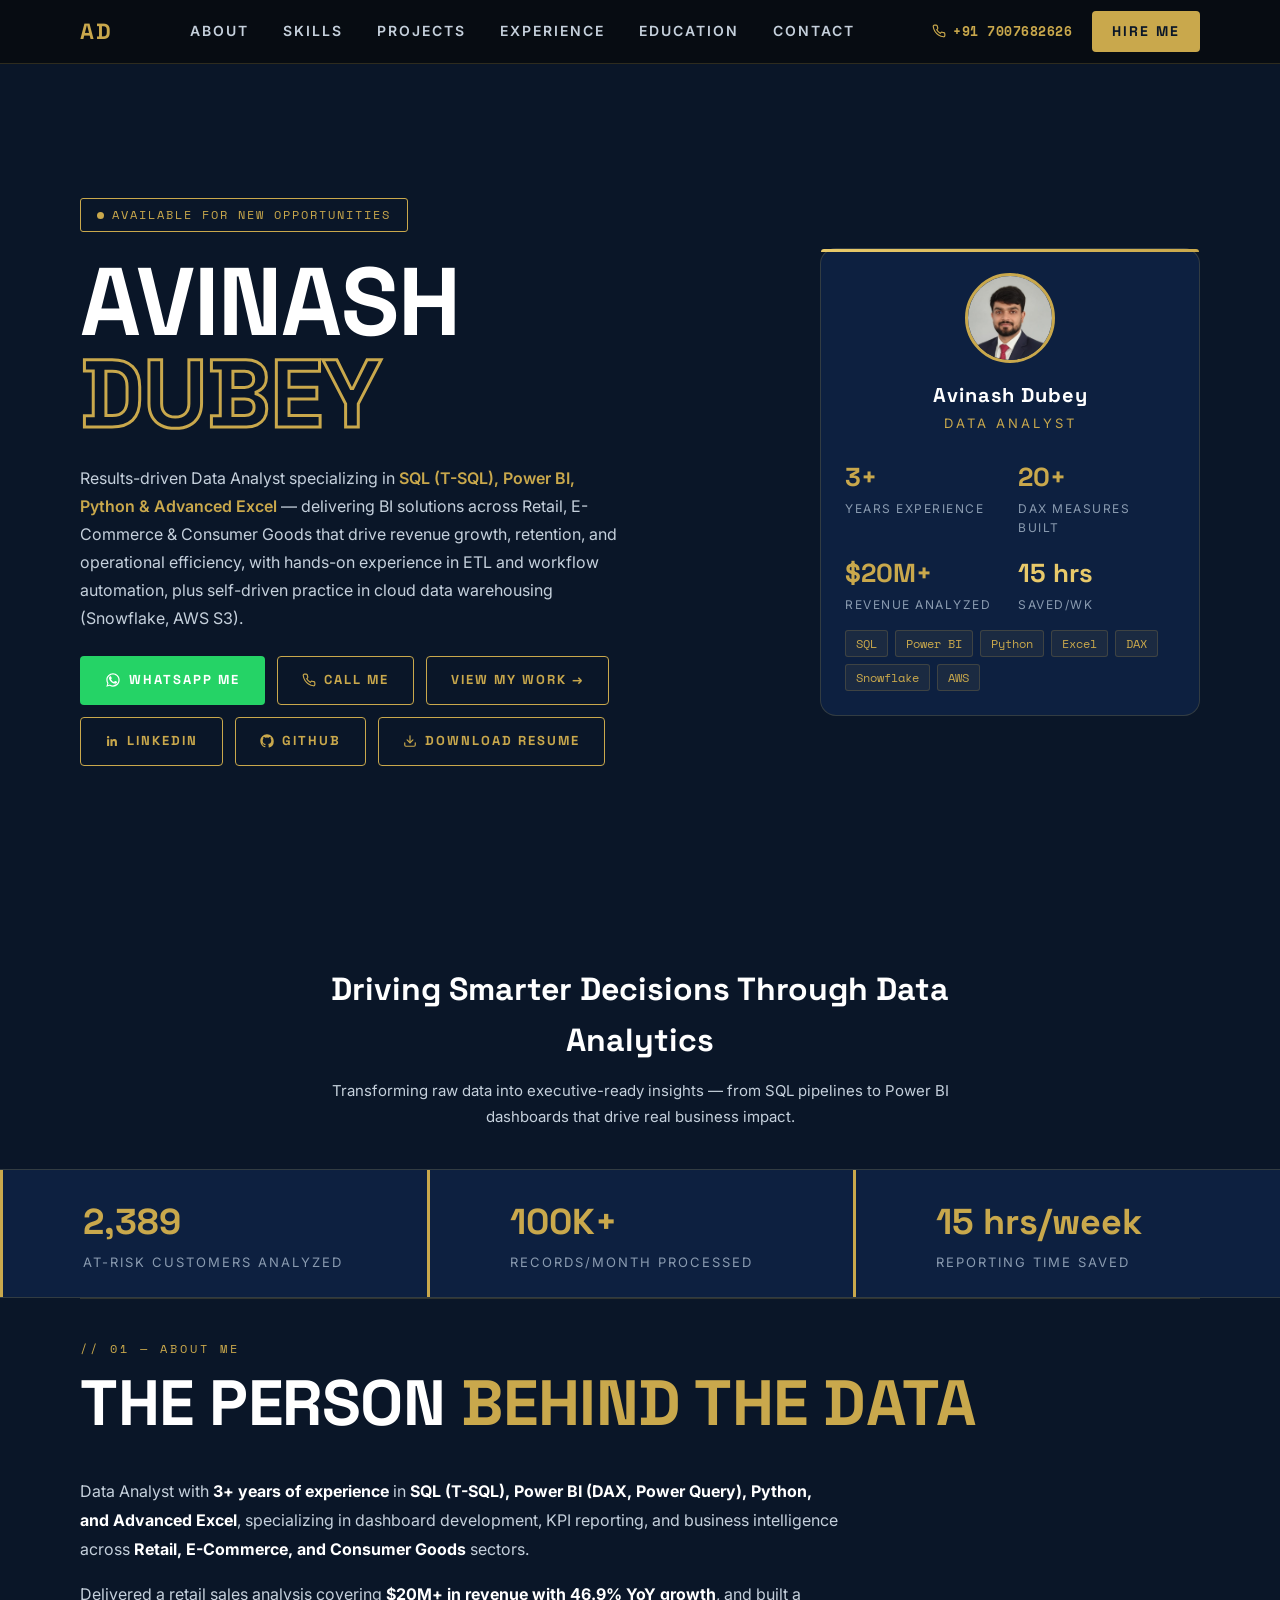
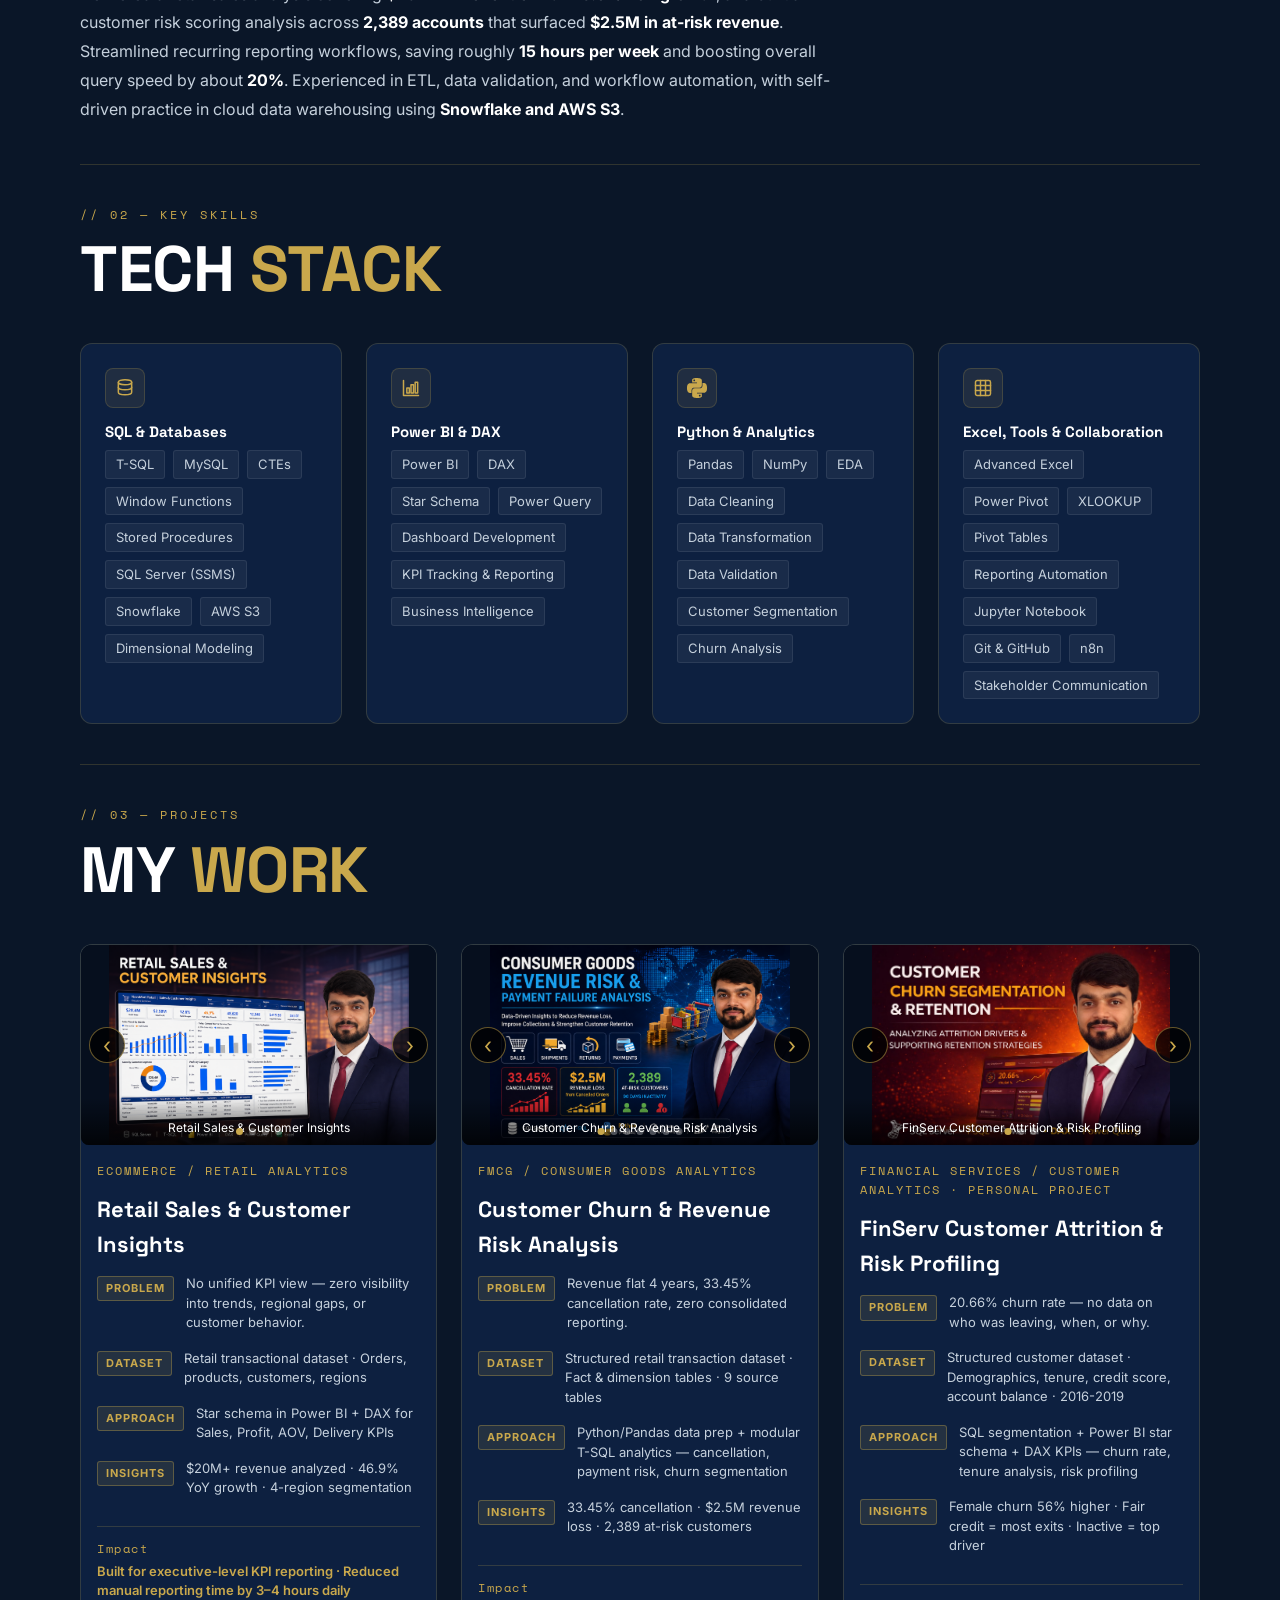
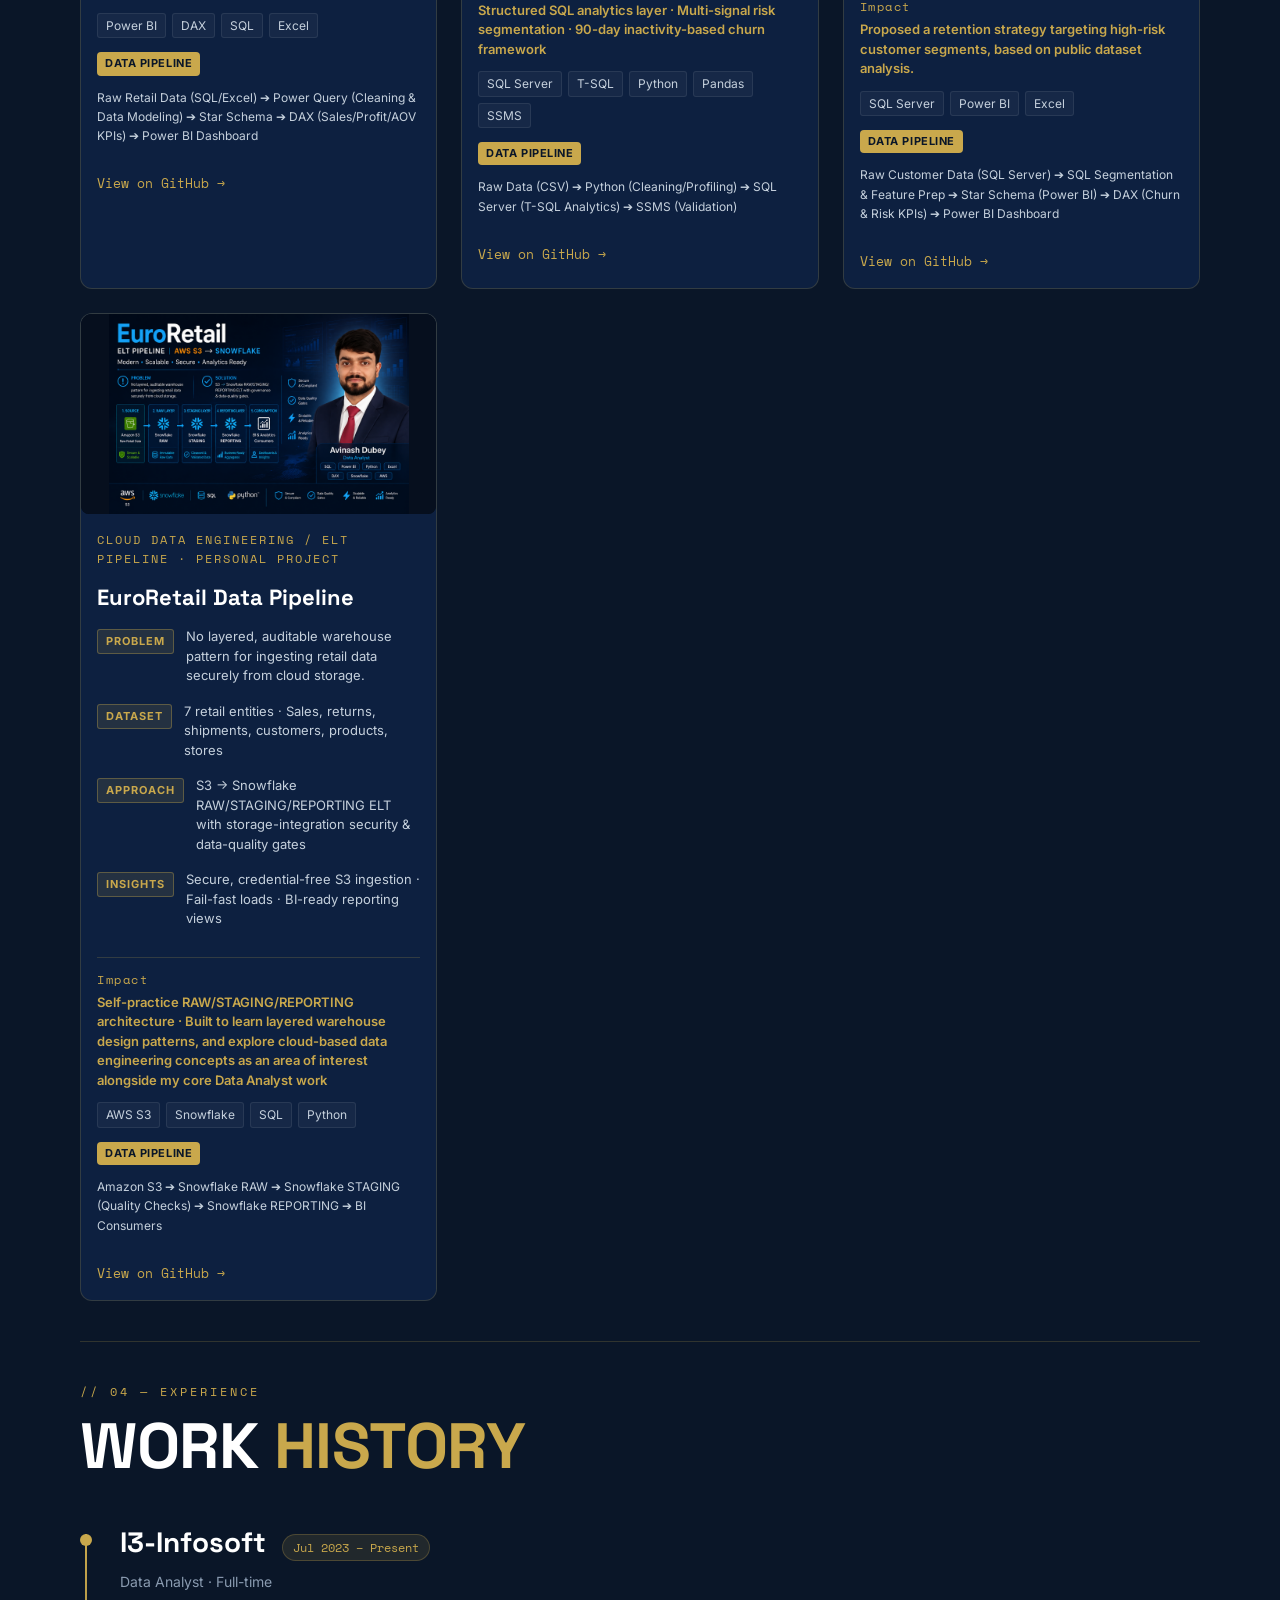
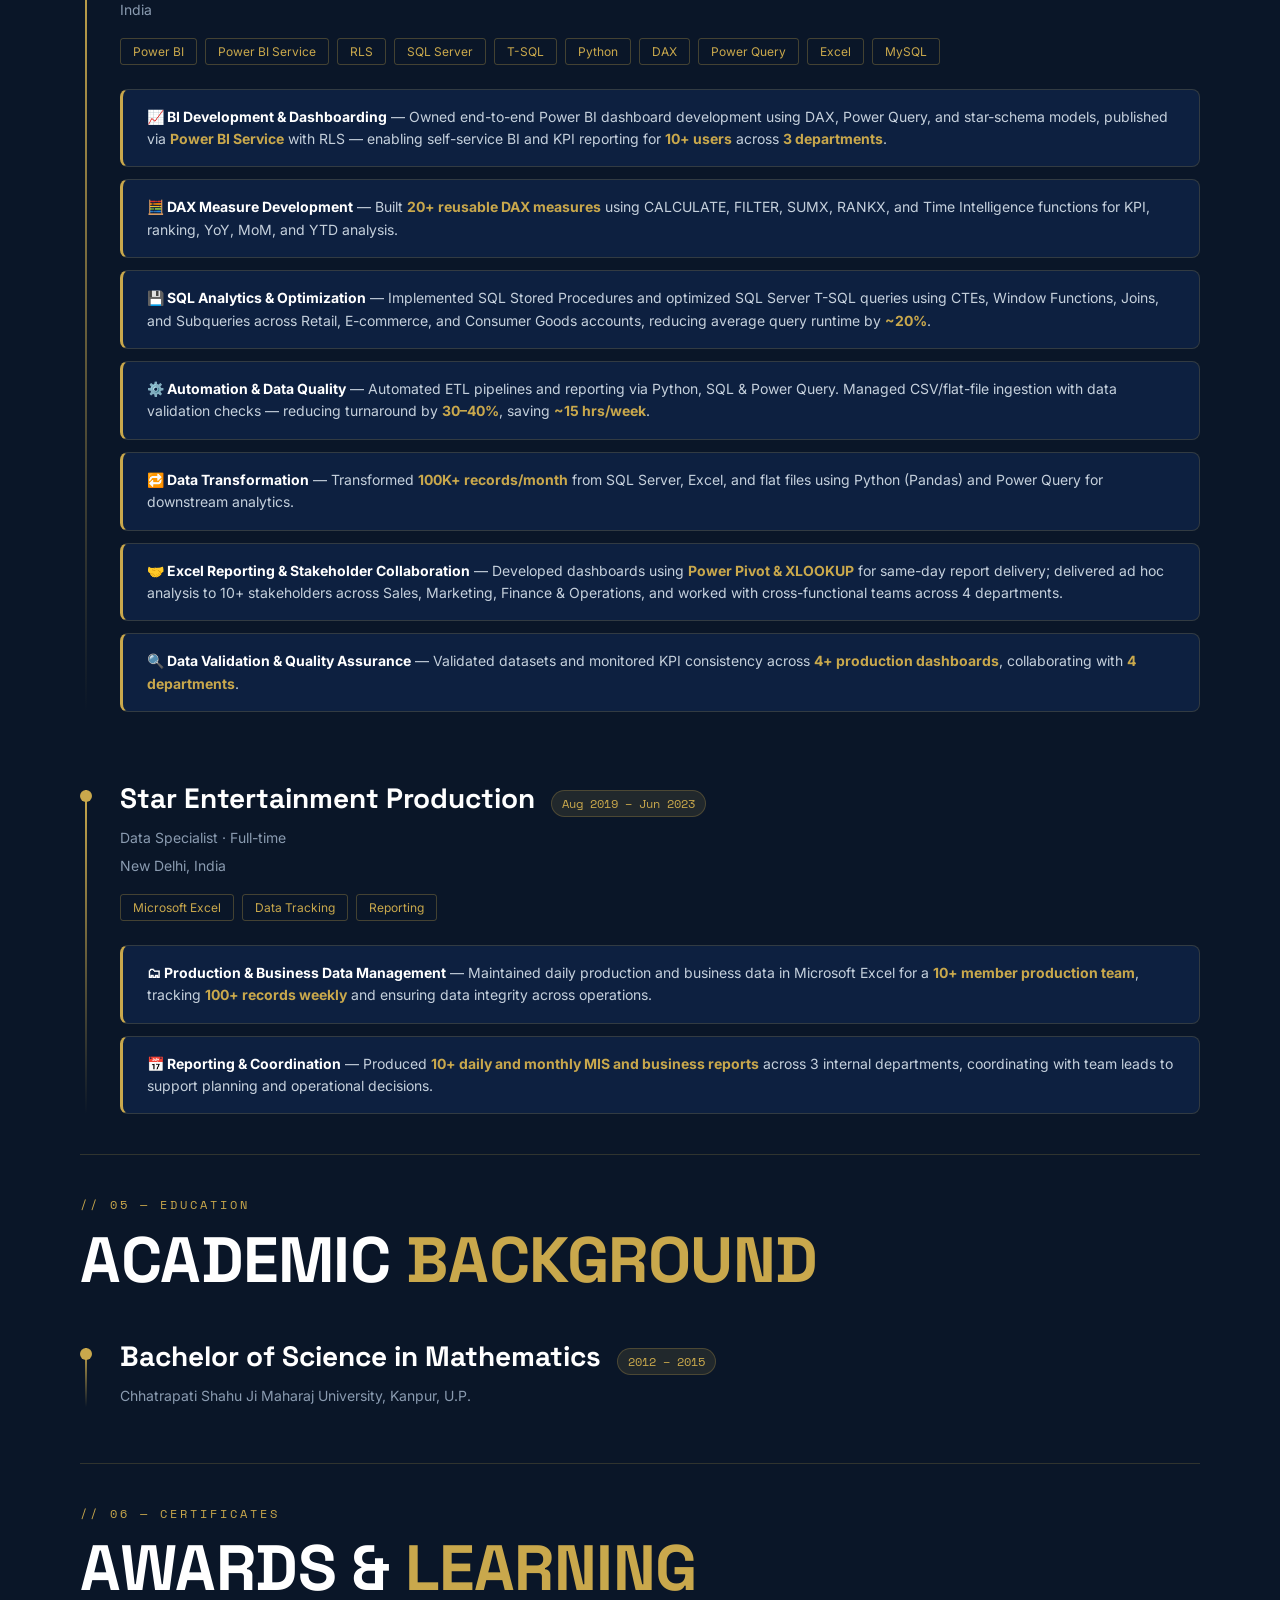
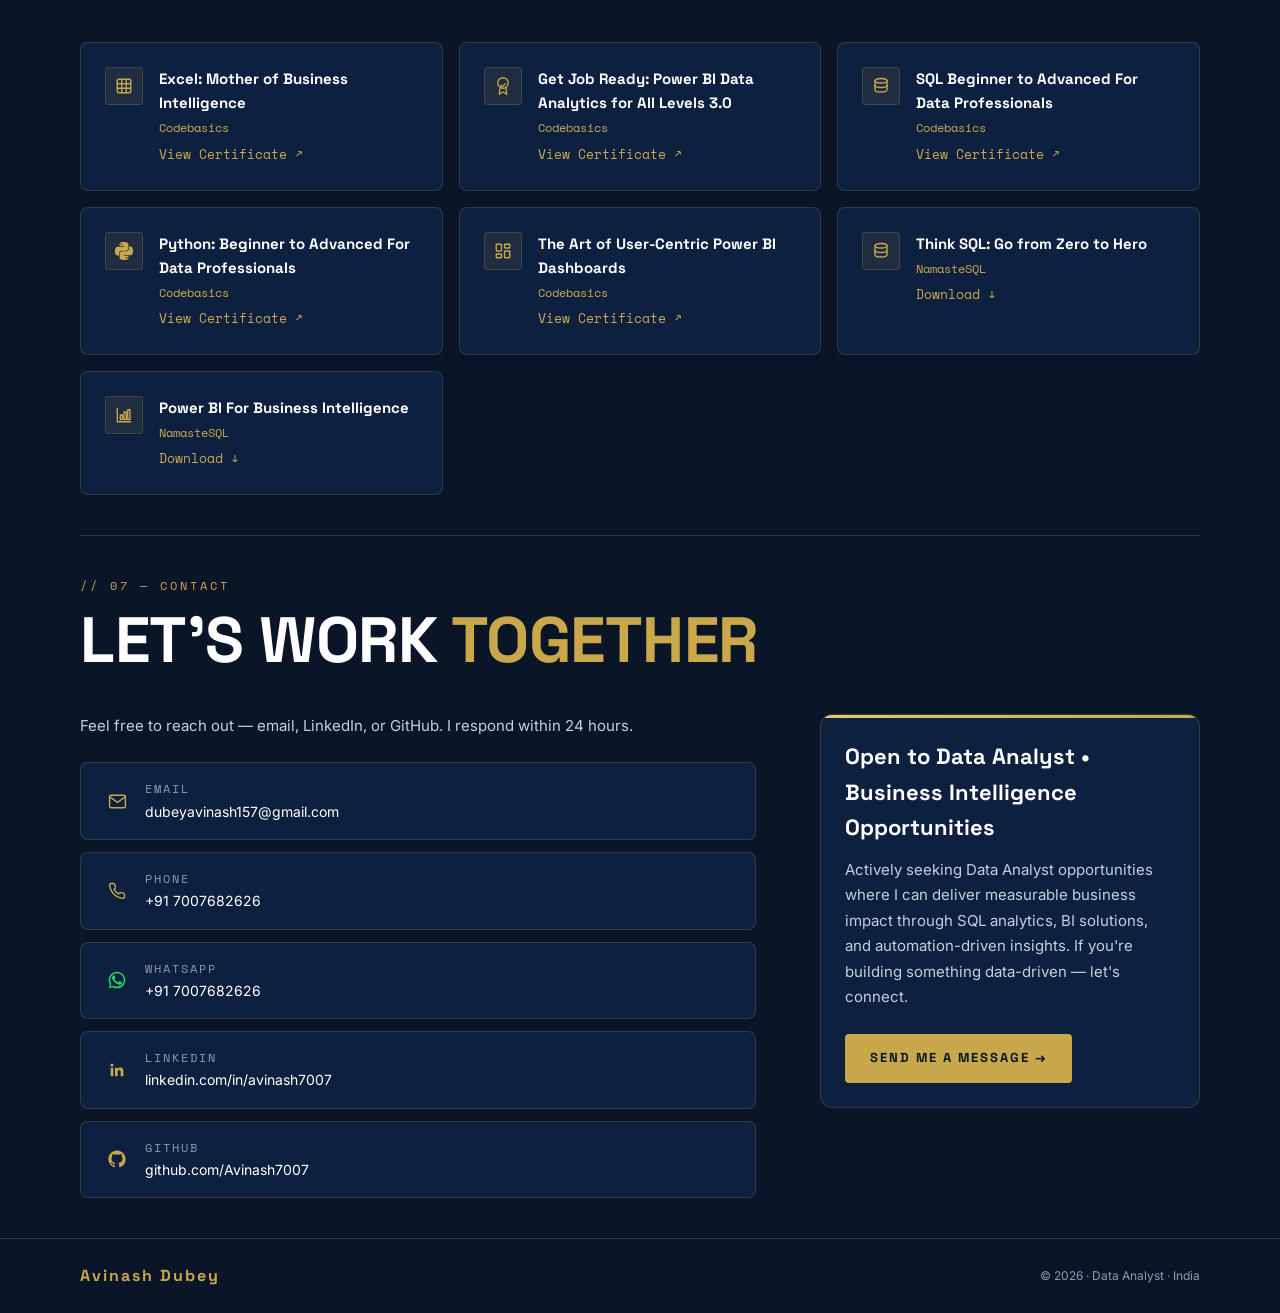
<file: index.html>
<!DOCTYPE html>
<html lang="en">
<head>
<meta charset="UTF-8"/>
<meta name="viewport" content="width=device-width,initial-scale=1"/>
<title>Avinash Dubey - Data Analyst | India</title>
<meta name="description" content="Avinash Dubey is a Data Analyst with 3+ years of experience in SQL, Power BI, DAX, Python and Excel. Based in India. Available for new opportunities."/>
<meta name="keywords" content="Data Analyst, Power BI Developer, SQL, Power BI, DAX, T-SQL, Python, Excel, Business Intelligence, Dashboard, Analytics, India, Avinash Dubey, data analyst india, power bi developer india"/>
<meta name="author" content="Avinash Dubey"/>
<meta name="robots" content="index, follow"/>
<meta name="theme-color" content="#0a1628"/>
<meta property="og:title" content="Avinash Dubey - Data Analyst"/>
<meta property="og:description" content="Data Analyst with 3+ years of experience. Specialized in SQL analytics, Power BI dashboards, and BI automation. Based in NCR, India."/>
<meta property="og:type" content="website"/>
<meta property="og:url" content="https://avinash7007.github.io/avinash-portfolio/"/>
<meta property="og:image" content="https://avinash7007.github.io/avinash-portfolio/images/avatar.jpg"/>
<meta name="twitter:card" content="summary"/>
<meta name="twitter:title" content="Avinash Dubey - Data Analyst"/>
<meta name="twitter:description" content="Data Analyst with 3+ years of experience in SQL, Power BI, Python. Based in NCR, India."/>
<link rel="canonical" href="https://avinash7007.github.io/avinash-portfolio/"/>

<!-- Google Analytics 4 (Measurement ID: G-155EZNPE5V) -->
<script async src="https://www.googletagmanager.com/gtag/js?id=G-155EZNPE5V"></script>
<script src="js/analytics.js" defer></script>

<link rel="preconnect" href="https://fonts.googleapis.com">
<link rel="preconnect" href="https://fonts.gstatic.com" crossorigin>
<link href="https://fonts.googleapis.com/css2?family=Space+Grotesk:wght@500;600;700&family=Inter:wght@400;500;600;700&family=Space+Mono&display=swap" rel="stylesheet">
<link rel="stylesheet" href="css/style.css">

<!-- Structured data for search engines -->
<script type="application/ld+json">
{
  "@context": "https://schema.org",
  "@type": "Person",
  "name": "Avinash Dubey",
  "jobTitle": "Data Analyst",
  "url": "https://avinash7007.github.io/avinash-portfolio/",
  "sameAs": [
    "https://linkedin.com/in/avinash7007",
    "https://github.com/Avinash7007"
  ],
  "knowsAbout": ["SQL", "Power BI", "DAX", "Python", "Excel", "Snowflake", "AWS S3"]
}
</script>
</head>
<body>

<a class="skip-link" href="#main">Skip to content</a>

<nav id="topnav">
  <a class="logo" href="#hero" aria-label="Avinash Dubey — back to top">AD</a>
  <ul class="nav-links" id="navLinksBox">
    <li><a href="#about" data-nav="about">About</a></li>
    <li><a href="#skills" data-nav="skills">Skills</a></li>
    <li><a href="#projects" data-nav="projects">Projects</a></li>
    <li><a href="#experience" data-nav="experience">Experience</a></li>
    <li><a href="#education" data-nav="education">Education</a></li>
    <li><a href="#contact" data-nav="contact">Contact</a></li>
  </ul>
  <div class="nav-right">
    <a href="tel:+917007682626" class="nav-call"><svg viewBox="0 0 24 24" width="14" height="14" fill="none" stroke="currentColor" stroke-width="2" stroke-linecap="round" stroke-linejoin="round" aria-hidden="true"><path d="M22 16.92v3a2 2 0 0 1-2.18 2 19.79 19.79 0 0 1-8.63-3.07 19.5 19.5 0 0 1-6-6 19.79 19.79 0 0 1-3.07-8.67A2 2 0 0 1 4.11 2h3a2 2 0 0 1 2 1.72c.127.96.361 1.903.7 2.81a2 2 0 0 1-.45 2.11L8.09 9.91a16 16 0 0 0 6 6l1.27-1.27a2 2 0 0 1 2.11-.45c.907.339 1.85.573 2.81.7A2 2 0 0 1 22 16.92z"/></svg> +91 7007682626</a>
    <a href="#contact" class="hire" data-nav="contact">Hire Me</a>
    <button type="button" class="nav-toggle" id="navToggle" aria-label="Toggle menu" aria-expanded="false" aria-controls="navLinksBox">
      <span></span><span></span><span></span>
    </button>
  </div>
</nav>

<div class="float-actions" id="floatActions">
  <a href="https://wa.me/917007682626?text=Hi%20Avinash%2C%20I%20came%20across%20your%20portfolio%20and%20would%20like%20to%20connect." target="_blank" rel="noopener noreferrer" class="float-btn float-wa" aria-label="Message Avinash on WhatsApp">
    <span class="float-ring" aria-hidden="true"></span>
    <span class="float-btn-icon" aria-hidden="true"><svg viewBox="0 0 24 24" width="26" height="26" fill="#fff"><path d="M17.472 14.382c-.297-.149-1.758-.867-2.03-.967-.273-.099-.471-.148-.67.15-.197.297-.767.966-.94 1.164-.173.199-.347.223-.644.075-.297-.15-1.255-.463-2.39-1.475-.883-.788-1.48-1.761-1.653-2.059-.173-.297-.018-.458.13-.606.134-.133.298-.347.446-.52.149-.174.198-.298.298-.497.099-.198.05-.371-.025-.52-.075-.149-.669-1.612-.916-2.207-.242-.579-.487-.5-.669-.51-.173-.008-.371-.01-.57-.01-.198 0-.52.074-.792.372-.272.297-1.04 1.016-1.04 2.479 0 1.462 1.065 2.875 1.213 3.074.149.198 2.096 3.2 5.077 4.487.709.306 1.262.489 1.694.625.712.227 1.36.195 1.871.118.571-.085 1.758-.719 2.006-1.413.248-.694.248-1.289.173-1.413-.074-.124-.272-.198-.57-.347z"/><path d="M12.001 2C6.478 2 2 6.478 2 12c0 1.9.529 3.68 1.446 5.198L2 22l4.906-1.428A9.955 9.955 0 0012.001 22C17.523 22 22 17.522 22 12S17.523 2 12.001 2zm5.657 15.657A8.28 8.28 0 0112 20.16a8.28 8.28 0 01-4.206-1.147l-.301-.179-3.129.911.919-3.106-.196-.319A8.27 8.27 0 013.84 12c0-4.507 3.654-8.16 8.161-8.16 4.507 0 8.161 3.653 8.161 8.16 0 4.508-3.654 8.161-8.161 8.161z"/></svg></span>
    <span class="float-tip">WhatsApp Me</span>
  </a>
  <a href="tel:+917007682626" class="float-btn float-call2" aria-label="Call Avinash">
    <span class="float-btn-icon" aria-hidden="true"><svg viewBox="0 0 24 24" width="19" height="19" fill="none" stroke="currentColor" stroke-width="2" stroke-linecap="round" stroke-linejoin="round"><path d="M22 16.92v3a2 2 0 0 1-2.18 2 19.79 19.79 0 0 1-8.63-3.07 19.5 19.5 0 0 1-6-6 19.79 19.79 0 0 1-3.07-8.67A2 2 0 0 1 4.11 2h3a2 2 0 0 1 2 1.72c.127.96.361 1.903.7 2.81a2 2 0 0 1-.45 2.11L8.09 9.91a16 16 0 0 0 6 6l1.27-1.27a2 2 0 0 1 2.11-.45c.907.339 1.85.573 2.81.7A2 2 0 0 1 22 16.92z"/></svg></span>
    <span class="float-tip">Call Me</span>
  </a>
</div>

<main id="main">

<section id="hero">
<div class="hero-inner">
  <div>
    <div class="hero-badge">Available for New Opportunities</div>
    <h1 class="hero-name">AVINASH<span class="outline">DUBEY</span></h1>
    <p class="hero-tagline">
      Results-driven Data Analyst specializing in <span class="accent">SQL (T-SQL), Power BI, Python &amp; Advanced Excel</span> — delivering BI solutions across Retail, E-Commerce &amp; Consumer Goods that drive revenue growth, retention, and operational efficiency, with hands-on experience in ETL and workflow automation, plus self-driven practice in cloud data warehousing (Snowflake, AWS S3).
    </p>
    <div class="hero-btns">
      <a href="https://wa.me/917007682626?text=Hi%20Avinash%2C%20I%20came%20across%20your%20portfolio%20and%20would%20like%20to%20connect." target="_blank" rel="noopener noreferrer" class="btn-wa"><svg viewBox="0 0 24 24" width="16" height="16" fill="currentColor" aria-hidden="true"><path d="M17.472 14.382c-.297-.149-1.758-.867-2.03-.967-.273-.099-.471-.148-.67.15-.197.297-.767.966-.94 1.164-.173.199-.347.223-.644.075-.297-.15-1.255-.463-2.39-1.475-.883-.788-1.48-1.761-1.653-2.059-.173-.297-.018-.458.13-.606.134-.133.298-.347.446-.52.149-.174.198-.298.298-.497.099-.198.05-.371-.025-.52-.075-.149-.669-1.612-.916-2.207-.242-.579-.487-.5-.669-.51-.173-.008-.371-.01-.57-.01-.198 0-.52.074-.792.372-.272.297-1.04 1.016-1.04 2.479 0 1.462 1.065 2.875 1.213 3.074.149.198 2.096 3.2 5.077 4.487.709.306 1.262.489 1.694.625.712.227 1.36.195 1.871.118.571-.085 1.758-.719 2.006-1.413.248-.694.248-1.289.173-1.413-.074-.124-.272-.198-.57-.347z"/><path d="M12.001 2C6.478 2 2 6.478 2 12c0 1.9.529 3.68 1.446 5.198L2 22l4.906-1.428A9.955 9.955 0 0012.001 22C17.523 22 22 17.522 22 12S17.523 2 12.001 2zm5.657 15.657A8.28 8.28 0 0112 20.16a8.28 8.28 0 01-4.206-1.147l-.301-.179-3.129.911.919-3.106-.196-.319A8.27 8.27 0 013.84 12c0-4.507 3.654-8.16 8.161-8.16 4.507 0 8.161 3.653 8.161 8.16 0 4.508-3.654 8.161-8.161 8.161z"/></svg> WhatsApp Me</a>
      <a href="tel:+917007682626" class="btn-o"><svg viewBox="0 0 24 24" width="14" height="14" fill="none" stroke="currentColor" stroke-width="2" stroke-linecap="round" stroke-linejoin="round" aria-hidden="true"><path d="M22 16.92v3a2 2 0 0 1-2.18 2 19.79 19.79 0 0 1-8.63-3.07 19.5 19.5 0 0 1-6-6 19.79 19.79 0 0 1-3.07-8.67A2 2 0 0 1 4.11 2h3a2 2 0 0 1 2 1.72c.127.96.361 1.903.7 2.81a2 2 0 0 1-.45 2.11L8.09 9.91a16 16 0 0 0 6 6l1.27-1.27a2 2 0 0 1 2.11-.45c.907.339 1.85.573 2.81.7A2 2 0 0 1 22 16.92z"/></svg> Call Me</a>
      <a href="#projects" class="btn-o" data-nav="projects">View My Work &#8594;</a>
      <a href="https://linkedin.com/in/avinash7007" target="_blank" rel="noopener noreferrer" class="btn-o"><svg viewBox="0 0 24 24" width="14" height="14" fill="currentColor" aria-hidden="true"><path d="M20.447 20.452h-3.554v-5.569c0-1.328-.027-3.037-1.852-3.037-1.853 0-2.136 1.445-2.136 2.939v5.667H9.351V9h3.414v1.561h.046c.477-.9 1.637-1.85 3.37-1.85 3.601 0 4.267 2.37 4.267 5.455v6.286zM5.337 7.433a2.062 2.062 0 1 1 0-4.125 2.062 2.062 0 0 1 0 4.125zM7.114 20.452H3.558V9h3.556v11.452z"/></svg> LinkedIn</a>
      <a href="https://github.com/Avinash7007" target="_blank" rel="noopener noreferrer" class="btn-o"><svg viewBox="0 0 24 24" width="14" height="14" fill="currentColor" aria-hidden="true"><path d="M12 .5C5.73.5.5 5.73.5 12c0 5.08 3.29 9.39 7.86 10.91.57.1.78-.25.78-.55 0-.27-.01-1.16-.02-2.11-3.2.7-3.88-1.36-3.88-1.36-.53-1.34-1.29-1.7-1.29-1.7-1.05-.72.08-.7.08-.7 1.17.08 1.78 1.2 1.78 1.2 1.03 1.77 2.7 1.26 3.36.96.1-.75.4-1.26.73-1.55-2.55-.29-5.24-1.28-5.24-5.68 0-1.25.45-2.28 1.19-3.08-.12-.29-.52-1.46.11-3.05 0 0 .96-.31 3.15 1.18a10.9 10.9 0 0 1 5.74 0c2.19-1.49 3.15-1.18 3.15-1.18.63 1.59.23 2.76.11 3.05.74.8 1.19 1.83 1.19 3.08 0 4.41-2.7 5.38-5.26 5.67.41.36.78 1.06.78 2.14 0 1.55-.01 2.79-.01 3.17 0 .3.2.66.79.55A10.51 10.51 0 0 0 23.5 12c0-6.27-5.23-11.5-11.5-11.5z"/></svg> GitHub</a>
      <!--
        RESUME UPDATE WORKFLOW:
        To update: replace /resume/Avinash_Dubey_DataAnalyst_PowerBI_3YOE_Resume.pdf
        with a new PDF export (keep the same filename, or update the href
        + download attribute below to match a new filename).
      -->
      <a href="resume/Avinash_Dubey_DataAnalyst_PowerBI_3YOE_Resume.pdf" download="Avinash_Dubey_DataAnalyst_PowerBI_3YOE_Resume.pdf" class="btn-o"><svg viewBox="0 0 24 24" width="14" height="14" fill="none" stroke="currentColor" stroke-width="2" stroke-linecap="round" stroke-linejoin="round" aria-hidden="true"><path d="M21 15v4a2 2 0 0 1-2 2H5a2 2 0 0 1-2-2v-4"/><polyline points="7 10 12 15 17 10"/><line x1="12" y1="15" x2="12" y2="3"/></svg> Download Resume</a>
    </div>
  </div>
  <div class="hero-card">
    <img loading="lazy" src="images/avatar.jpg" alt="Portrait of Avinash Dubey" class="hero-avatar" width="90" height="90">
    <div class="hero-card-name">Avinash Dubey</div>
    <div class="hero-card-role">Data Analyst</div>
    <div class="hero-stats">
      <div><div class="stat-val">3+</div><div class="stat-lbl">Years Experience</div></div>
      <div><div class="stat-val">20+</div><div class="stat-lbl">DAX Measures Built</div></div>
      <div><div class="stat-val">$20M+</div><div class="stat-lbl">Revenue Analyzed</div></div>
      <div><div class="stat-val pur">15 hrs</div><div class="stat-lbl">Saved/Wk</div></div>
    </div>
    <div class="hero-tags">
      <span class="htag">SQL</span><span class="htag">Power BI</span><span class="htag">Python</span><span class="htag">Excel</span><span class="htag">DAX</span><span class="htag">Snowflake</span><span class="htag">AWS</span>
    </div>
  </div>
</div>
</section>

<div class="stats-tagline">
  <p class="stl-title">Driving Smarter Decisions Through Data Analytics</p>
  <p class="stl-sub">Transforming raw data into executive-ready insights — from SQL pipelines to Power BI dashboards that drive real business impact.</p>
</div>
<div class="stats-bar">
  <div class="sbi"><div class="sbv">2,389</div><div class="sbl">At-Risk Customers Analyzed</div></div>
  <div class="sbi"><div class="sbv">100K+</div><div class="sbl">Records/Month Processed</div></div>
  <div class="sbi"><div class="sbv">15 hrs/week</div><div class="sbl">Reporting Time Saved</div></div>
</div>
<hr class="divider">

<section class="wrap" id="about" aria-labelledby="about-title">
  <div class="sec-label">// 01 — About Me</div>
  <h2 class="sec-title" id="about-title">THE PERSON <span>BEHIND THE DATA</span></h2>
  <div class="about-grid">
    <div class="about-text">
      <p>Data Analyst with <strong>3+ years of experience</strong> in <strong>SQL (T-SQL), Power BI (DAX, Power Query), Python, and Advanced Excel</strong>, specializing in dashboard development, KPI reporting, and business intelligence across <strong>Retail, E-Commerce, and Consumer Goods</strong> sectors.</p>
      <p>Delivered a retail sales analysis covering <strong>$20M+ in revenue with 46.9% YoY growth</strong>, and built a customer risk scoring analysis across <strong>2,389 accounts</strong> that surfaced <strong>$2.5M in at-risk revenue</strong>. Streamlined recurring reporting workflows, saving roughly <strong>15 hours per week</strong> and boosting overall query speed by about <strong>20%</strong>. Experienced in ETL, data validation, and workflow automation, with self-driven practice in cloud data warehousing using <strong>Snowflake and AWS S3</strong>.</p>
    </div>
  </div>
</section>
<hr class="divider">

<section class="wrap" id="skills" aria-labelledby="skills-title">
  <div class="sec-label">// 02 — Key Skills</div>
  <h2 class="sec-title" id="skills-title">TECH <span>STACK</span></h2>
  <div class="skills-grid">
    <div class="sk"><div class="sk-icon" aria-hidden="true"><svg viewBox="0 0 24 24" width="20" height="20" fill="none" stroke="currentColor" stroke-width="1.8" stroke-linecap="round" stroke-linejoin="round"><ellipse cx="12" cy="5" rx="8" ry="3"/><path d="M4 5v6c0 1.66 3.58 3 8 3s8-1.34 8-3V5"/><path d="M4 11v6c0 1.66 3.58 3 8 3s8-1.34 8-3v-6"/></svg></div><div class="sk-name">SQL &amp; Databases</div><div class="sk-tags"><span class="sk-tag">T-SQL</span><span class="sk-tag">MySQL</span><span class="sk-tag">CTEs</span><span class="sk-tag">Window Functions</span><span class="sk-tag">Stored Procedures</span><span class="sk-tag">SQL Server (SSMS)</span><span class="sk-tag">Snowflake</span><span class="sk-tag">AWS S3</span><span class="sk-tag">Dimensional Modeling</span></div></div>
    <div class="sk"><div class="sk-icon" aria-hidden="true"><svg viewBox="0 0 24 24" width="20" height="20" fill="none" stroke="currentColor" stroke-width="1.8" stroke-linecap="round" stroke-linejoin="round"><path d="M3 3v18h18"/><rect x="7" y="12" width="3" height="6"/><rect x="12" y="8" width="3" height="10"/><rect x="17" y="5" width="3" height="13"/></svg></div><div class="sk-name">Power BI &amp; DAX</div><div class="sk-tags"><span class="sk-tag">Power BI</span><span class="sk-tag">DAX</span><span class="sk-tag">Star Schema</span><span class="sk-tag">Power Query</span><span class="sk-tag">Dashboard Development</span><span class="sk-tag">KPI Tracking &amp; Reporting</span><span class="sk-tag">Business Intelligence</span></div></div>
    <div class="sk"><div class="sk-icon" aria-hidden="true"><svg viewBox="0 0 24 24" width="20" height="20" fill="currentColor"><path d="M14.25.18l.9.2.73.26.59.3.45.32.34.34.25.34.16.33.1.3.04.26.02.2-.01.13V8.5l-.05.63-.13.55-.21.46-.26.38-.3.31-.33.25-.35.19-.35.14-.33.1-.3.07-.26.04-.21.02H8.77l-.69.05-.59.14-.5.22-.41.27-.33.32-.27.35-.2.36-.15.37-.1.35-.07.32-.04.27-.02.21v3.06H3.17l-.21-.03-.28-.07-.32-.12-.35-.18-.36-.26-.36-.36-.35-.46-.32-.59-.28-.73-.21-.88-.14-1.05-.05-1.23.06-1.22.16-1.04.24-.87.32-.71.36-.57.4-.44.42-.33.42-.24.4-.16.36-.1.32-.05.24-.01h.16l.06.01h8.16v-.83H6.18l-.01-2.75-.02-.37.05-.34.11-.31.17-.28.25-.26.31-.23.38-.2.44-.18.51-.15.58-.12.64-.1.71-.06.77-.04.84-.02 1.27.05zm-6.3 1.98l-.23.33-.08.41.08.41.23.34.33.22.41.09.41-.09.33-.22.23-.34.08-.41-.08-.41-.23-.33-.33-.22-.41-.09-.41.09zm13.09 3.95l.28.06.32.12.35.18.36.27.36.35.35.47.32.59.28.73.21.88.14 1.04.05 1.23-.06 1.23-.16 1.04-.24.86-.32.71-.36.57-.4.45-.42.33-.42.24-.4.16-.36.09-.32.05-.24.02-.16-.01h-8.22v.82h5.84l.01 2.76.02.37-.05.34-.11.31-.17.29-.25.25-.31.24-.38.2-.44.17-.51.15-.58.13-.64.09-.71.07-.77.04-.84.01-1.27-.04-1.07-.14-.9-.2-.73-.25-.59-.3-.45-.33-.34-.34-.25-.34-.16-.33-.1-.3-.04-.25-.02-.2.01-.13v-5.34l.05-.64.13-.54.21-.46.26-.38.3-.32.33-.24.35-.2.35-.14.33-.1.3-.06.26-.04.21-.02.13-.01h5.84l.69-.05.59-.14.5-.21.41-.28.33-.32.27-.35.2-.36.15-.36.1-.35.07-.32.04-.28.02-.21V6.07h2.09l.14.01zm-6.47 14.25l-.23.33-.08.41.08.41.23.33.33.23.41.08.41-.08.33-.23.23-.33.08-.41-.08-.41-.23-.33-.33-.23-.41-.08-.41.08z"/></svg></div><div class="sk-name">Python &amp; Analytics</div><div class="sk-tags"><span class="sk-tag">Pandas</span><span class="sk-tag">NumPy</span><span class="sk-tag">EDA</span><span class="sk-tag">Data Cleaning</span><span class="sk-tag">Data Transformation</span><span class="sk-tag">Data Validation</span><span class="sk-tag">Customer Segmentation</span><span class="sk-tag">Churn Analysis</span></div></div>
    <div class="sk"><div class="sk-icon" aria-hidden="true"><svg viewBox="0 0 24 24" width="20" height="20" fill="none" stroke="currentColor" stroke-width="1.8" stroke-linecap="round" stroke-linejoin="round"><rect x="3" y="3" width="18" height="18" rx="2"/><path d="M3 9h18M3 15h18M9 3v18M15 3v18"/></svg></div><div class="sk-name">Excel, Tools &amp; Collaboration</div><div class="sk-tags"><span class="sk-tag">Advanced Excel</span><span class="sk-tag">Power Pivot</span><span class="sk-tag">XLOOKUP</span><span class="sk-tag">Pivot Tables</span><span class="sk-tag">Reporting Automation</span><span class="sk-tag">Jupyter Notebook</span><span class="sk-tag">Git &amp; GitHub</span><span class="sk-tag">n8n</span><span class="sk-tag">Stakeholder Communication</span></div></div>
  </div>
</section>
<hr class="divider">

<section class="wrap" id="projects" aria-labelledby="projects-title">
  <div class="sec-label">// 03 — Projects</div>
  <h2 class="sec-title" id="projects-title">MY <span>WORK</span></h2>
  <div class="proj-grid">

    <article class="proj">
      <div class="slider-wrap">
        <div class="slides-container">
          <div class="slide-item active"><img class="fit-contain" src="images/project-retail-sales/banner.png" alt="Retail Sales &amp; Customer Insights — overview" loading="lazy"><div class="slide-label">Retail Sales & Customer Insights</div></div>
          <div class="slide-item"><img src="images/project-retail-sales/sales-profit-analysis.png" alt="Sales and profit analysis dashboard" loading="lazy"><div class="slide-label">Sales & Profit Analysis</div></div>
          <div class="slide-item"><img src="images/project-retail-sales/customer-insights-analysis.png" alt="Customer insights analysis dashboard" loading="lazy"><div class="slide-label">Customer Insights Analysis</div></div>
          <div class="slide-item"><img src="images/project-retail-sales/regional-product-performance.png" alt="Regional and product performance dashboard" loading="lazy"><div class="slide-label">Regional & Product Performance</div></div>
        </div>
        <button type="button" class="sl-prev sl-btn" data-sid="1" aria-label="Previous screenshot">&#8249;</button>
        <button type="button" class="sl-next sl-btn" data-sid="1" aria-label="Next screenshot">&#8250;</button>
        <div class="sl-dots" id="dots1"></div>
      </div>
      <div class="proj-type">Ecommerce / Retail Analytics</div>
      <div class="proj-body">
        <h3 class="proj-name">Retail Sales &amp; Customer Insights</h3>
        <div class="proj-row"><span class="pb pb-p">Problem</span><span class="proj-rt">No unified KPI view — zero visibility into trends, regional gaps, or customer behavior.</span></div>
        <div class="proj-row"><span class="pb pb-d">Dataset</span><span class="proj-rt">Retail transactional dataset &middot; Orders, products, customers, regions</span></div>
        <div class="proj-row"><span class="pb pb-a">Approach</span><span class="proj-rt">Star schema in Power BI + DAX for Sales, Profit, AOV, Delivery KPIs</span></div>
        <div class="proj-row"><span class="pb pb-i">Insights</span><span class="proj-rt">$20M+ revenue analyzed &middot; 46.9% YoY growth &middot; 4-region segmentation</span></div>
        <div class="proj-imp"><div class="imp-lbl">Impact</div><div class="imp-txt">Built for executive-level KPI reporting · Reduced manual reporting time by 3–4 hours daily</div></div>
        <div class="proj-tools"><span class="ttag">Power BI</span><span class="ttag">DAX</span><span class="ttag">SQL</span><span class="ttag">Excel</span></div>
        <div class="proj-pipeline"><span class="pipe-lbl">Data Pipeline</span><span class="pipe-flow">Raw Retail Data (SQL/Excel) ➔ Power Query (Cleaning &amp; Data Modeling) ➔ Star Schema ➔ DAX (Sales/Profit/AOV KPIs) ➔ Power BI Dashboard</span></div>
        <a href="https://github.com/Avinash7007/Retail-Sales-and-Customer-Insights" target="_blank" rel="noopener noreferrer" class="proj-link">View on GitHub &#8594;</a>
      </div>
    </article>

    <article class="proj">
      <div class="slider-wrap">
        <div class="slides-container">
          <div class="slide-item active"><img class="fit-contain" src="images/project-churn-risk/banner.png" alt="Customer Churn &amp; Revenue Risk Analysis — overview" loading="lazy"><div class="slide-label">Customer Churn & Revenue Risk Analysis</div></div>
          <div class="slide-item"><img src="images/project-churn-risk/data-loading-profiling.png" alt="Python data loading and profiling" loading="lazy"><div class="slide-label">Data Loading & Profiling</div></div>
          <div class="slide-item"><img src="images/project-churn-risk/data-cleaning-standardization.png" alt="Python data cleaning and standardization" loading="lazy"><div class="slide-label">Data Cleaning & Standardization</div></div>
          <div class="slide-item"><img src="images/project-churn-risk/total-orders.png" alt="Total orders analysis" loading="lazy"><div class="slide-label">Total Orders</div></div>
          <div class="slide-item"><img src="images/project-churn-risk/cancelled-orders.png" alt="Cancelled orders analysis" loading="lazy"><div class="slide-label">Cancelled Orders</div></div>
          <div class="slide-item"><img src="images/project-churn-risk/cancellation-rate.png" alt="Cancellation rate analysis" loading="lazy"><div class="slide-label">Cancellation Rate</div></div>
          <div class="slide-item"><img src="images/project-churn-risk/revenue-loss.png" alt="Revenue loss from cancellations" loading="lazy"><div class="slide-label">Revenue Loss</div></div>
        </div>
        <button type="button" class="sl-prev sl-btn" data-sid="2" aria-label="Previous screenshot">&#8249;</button>
        <button type="button" class="sl-next sl-btn" data-sid="2" aria-label="Next screenshot">&#8250;</button>
        <div class="sl-dots" id="dots2"></div>
      </div>
      <div class="proj-type">FMCG / Consumer Goods Analytics</div>
      <div class="proj-body">
        <h3 class="proj-name">Customer Churn &amp; Revenue Risk Analysis</h3>
        <div class="proj-row"><span class="pb pb-p">Problem</span><span class="proj-rt">Revenue flat 4 years, 33.45% cancellation rate, zero consolidated reporting.</span></div>
        <div class="proj-row"><span class="pb pb-d">Dataset</span><span class="proj-rt">Structured retail transaction dataset &middot; Fact &amp; dimension tables &middot; 9 source tables</span></div>
        <div class="proj-row"><span class="pb pb-a">Approach</span><span class="proj-rt">Python/Pandas data prep + modular T-SQL analytics — cancellation, payment risk, churn segmentation</span></div>
        <div class="proj-row"><span class="pb pb-i">Insights</span><span class="proj-rt">33.45% cancellation &middot; $2.5M revenue loss &middot; 2,389 at-risk customers</span></div>
        <div class="proj-imp"><div class="imp-lbl">Impact</div><div class="imp-txt">Structured SQL analytics layer · Multi-signal risk segmentation · 90-day inactivity-based churn framework</div></div>
        <div class="proj-tools"><span class="ttag">SQL Server</span><span class="ttag">T-SQL</span><span class="ttag">Python</span><span class="ttag">Pandas</span><span class="ttag">SSMS</span></div>
        <div class="proj-pipeline"><span class="pipe-lbl">Data Pipeline</span><span class="pipe-flow">Raw Data (CSV) ➔ Python (Cleaning/Profiling) ➔ SQL Server (T-SQL Analytics) ➔ SSMS (Validation)</span></div>
        <a href="https://github.com/Avinash7007/Consumer_Goods_Revenue_Risk_and_Payment_Failure_Analysis" target="_blank" rel="noopener noreferrer" class="proj-link">View on GitHub &#8594;</a>
      </div>
    </article>

    <article class="proj">
      <div class="slider-wrap">
        <div class="slides-container">
          <div class="slide-item active"><img class="fit-contain" src="images/project-finserv/banner.jpg" alt="FinServ Customer Attrition &amp; Risk Profiling — overview" loading="lazy"><div class="slide-label">FinServ Customer Attrition & Risk Profiling</div></div>
          <div class="slide-item"><img src="images/project-finserv/churn-analysis-dashboard.png" alt="Churn analysis dashboard" loading="lazy"><div class="slide-label">Churn Analysis Dashboard</div></div>
          <div class="slide-item"><img src="images/project-finserv/data-model-star-schema.png" alt="Star schema data model diagram" loading="lazy"><div class="slide-label">Data Model - Star Schema</div></div>
        </div>
        <button type="button" class="sl-prev sl-btn" data-sid="3" aria-label="Previous screenshot">&#8249;</button>
        <button type="button" class="sl-next sl-btn" data-sid="3" aria-label="Next screenshot">&#8250;</button>
        <div class="sl-dots" id="dots3"></div>
      </div>
      <div class="proj-type">Financial Services / Customer Analytics &middot; Personal Project</div>
      <div class="proj-body">
        <h3 class="proj-name">FinServ Customer Attrition &amp; Risk Profiling</h3>
        <div class="proj-row"><span class="pb pb-p">Problem</span><span class="proj-rt">20.66% churn rate — no data on who was leaving, when, or why.</span></div>
        <div class="proj-row"><span class="pb pb-d">Dataset</span><span class="proj-rt">Structured customer dataset &middot; Demographics, tenure, credit score, account balance &middot; 2016-2019</span></div>
        <div class="proj-row"><span class="pb pb-a">Approach</span><span class="proj-rt">SQL segmentation + Power BI star schema + DAX KPIs — churn rate, tenure analysis, risk profiling</span></div>
        <div class="proj-row"><span class="pb pb-i">Insights</span><span class="proj-rt">Female churn 56% higher &middot; Fair credit = most exits &middot; Inactive = top driver</span></div>
        <div class="proj-imp"><div class="imp-lbl">Impact</div><div class="imp-txt">Proposed a retention strategy targeting high-risk customer segments, based on public dataset analysis.</div></div>
        <div class="proj-tools"><span class="ttag">SQL Server</span><span class="ttag">Power BI</span><span class="ttag">Excel</span></div>
        <div class="proj-pipeline"><span class="pipe-lbl">Data Pipeline</span><span class="pipe-flow">Raw Customer Data (SQL Server) ➔ SQL Segmentation &amp; Feature Prep ➔ Star Schema (Power BI) ➔ DAX (Churn &amp; Risk KPIs) ➔ Power BI Dashboard</span></div>
        <a href="https://github.com/Avinash7007/Customer_Churn_Segmentation_and_Retention" target="_blank" rel="noopener noreferrer" class="proj-link">View on GitHub &#8594;</a>
      </div>
    </article>

    <article class="proj">
      <div class="slider-wrap">
        <div class="slides-container">
          <div class="slide-item active"><img class="fit-contain" src="images/projects/euro-retail/euro-retail-banner.png" alt="EuroRetail AWS S3 Snowflake ELT pipeline architecture — overview" loading="lazy"></div>
        </div>
        <div class="sl-dots" id="dots4"></div>
      </div>
      <div class="proj-type">Cloud Data Engineering / ELT Pipeline &middot; Personal Project</div>
      <div class="proj-body">
        <h3 class="proj-name">EuroRetail Data Pipeline</h3>
        <div class="proj-row"><span class="pb pb-p">Problem</span><span class="proj-rt">No layered, auditable warehouse pattern for ingesting retail data securely from cloud storage.</span></div>
        <div class="proj-row"><span class="pb pb-d">Dataset</span><span class="proj-rt">7 retail entities &middot; Sales, returns, shipments, customers, products, stores</span></div>
        <div class="proj-row"><span class="pb pb-a">Approach</span><span class="proj-rt">S3 &#8594; Snowflake RAW/STAGING/REPORTING ELT with storage-integration security &amp; data-quality gates</span></div>
        <div class="proj-row"><span class="pb pb-i">Insights</span><span class="proj-rt">Secure, credential-free S3 ingestion &middot; Fail-fast loads &middot; BI-ready reporting views</span></div>
        <div class="proj-imp"><div class="imp-lbl">Impact</div><div class="imp-txt">Self-practice RAW/STAGING/REPORTING architecture · Built to learn layered warehouse design patterns, and explore cloud-based data engineering concepts as an area of interest alongside my core Data Analyst work</div></div>
        <div class="proj-tools"><span class="ttag">AWS S3</span><span class="ttag">Snowflake</span><span class="ttag">SQL</span><span class="ttag">Python</span></div>
        <div class="proj-pipeline"><span class="pipe-lbl">Data Pipeline</span><span class="pipe-flow">Amazon S3 ➔ Snowflake RAW ➔ Snowflake STAGING (Quality Checks) ➔ Snowflake REPORTING ➔ BI Consumers</span></div>
        <a href="https://github.com/Avinash7007/euroretail-data-pipeline" target="_blank" rel="noopener noreferrer" class="proj-link">View on GitHub &#8594;</a>
      </div>
    </article>

  </div>
</section>
<hr class="divider">

<section class="wrap" id="experience" aria-labelledby="experience-title">
  <div class="sec-label">// 04 — Experience</div>
  <h2 class="sec-title" id="experience-title">WORK <span>HISTORY</span></h2>

  <div class="exp-wrap">
    <div class="exp-dot" aria-hidden="true"></div>
    <div class="exp-hdr"><span class="exp-co">I3-Infosoft</span><span class="exp-ten">Jul 2023 – Present</span></div>
    <div class="exp-meta">Data Analyst &middot; Full-time</div>
    <div class="exp-meta last">India</div>

    <div class="exp-tools"><span class="exp-tool">Power BI</span><span class="exp-tool">Power BI Service</span><span class="exp-tool">RLS</span><span class="exp-tool">SQL Server</span><span class="exp-tool">T-SQL</span><span class="exp-tool">Python</span><span class="exp-tool">DAX</span><span class="exp-tool">Power Query</span><span class="exp-tool">Excel</span><span class="exp-tool">MySQL</span></div>
    <div class="exp-items">
      <div class="exp-item"><strong>&#128200; BI Development &amp; Dashboarding</strong> — Owned end-to-end Power BI dashboard development using DAX, Power Query, and star-schema models, published via <span class="m">Power BI Service</span> with RLS — enabling self-service BI and KPI reporting for <span class="m">10+ users</span> across <span class="m">3 departments</span>.</div>
      <div class="exp-item"><strong>&#129518; DAX Measure Development</strong> — Built <span class="m">20+ reusable DAX measures</span> using CALCULATE, FILTER, SUMX, RANKX, and Time Intelligence functions for KPI, ranking, YoY, MoM, and YTD analysis.</div>
      
      <div class="exp-item"><strong>&#128190; SQL Analytics &amp; Optimization</strong> — Implemented SQL Stored Procedures and optimized SQL Server T-SQL queries using CTEs, Window Functions, Joins, and Subqueries across Retail, E-commerce, and Consumer Goods accounts, reducing average query runtime by <span class="m">~20%</span>.</div>
      <div class="exp-item"><strong>&#9881;&#65039; Automation &amp; Data Quality</strong> — Automated ETL pipelines and reporting via Python, SQL &amp; Power Query. Managed CSV/flat-file ingestion with data validation checks — reducing turnaround by <span class="m">30–40%</span>, saving <span class="m">~15 hrs/week</span>.</div>
      <div class="exp-item"><strong>&#128257; Data Transformation</strong> — Transformed <span class="m">100K+ records/month</span> from SQL Server, Excel, and flat files using Python (Pandas) and Power Query for downstream analytics.</div>
      <div class="exp-item"><strong>&#129309; Excel Reporting &amp; Stakeholder Collaboration</strong> — Developed dashboards using <span class="m">Power Pivot &amp; XLOOKUP</span> for same-day report delivery; delivered ad hoc analysis to 10+ stakeholders across Sales, Marketing, Finance &amp; Operations, and worked with cross-functional teams across 4 departments.</div><div class="exp-item"><strong>&#128269; Data Validation &amp; Quality Assurance</strong> — Validated datasets and monitored KPI consistency across <span class="m">4+ production dashboards</span>, collaborating with <span class="m">4 departments</span>.</div>
    </div>
  </div>

  <div class="exp-wrap">
    <div class="exp-dot" aria-hidden="true"></div>
    <div class="exp-hdr"><span class="exp-co">Star Entertainment Production</span><span class="exp-ten">Aug 2019 – Jun 2023</span></div>
    <div class="exp-meta">Data Specialist &middot; Full-time</div>
    <div class="exp-meta last">New Delhi, India</div>

    <div class="exp-tools"><span class="exp-tool">Microsoft Excel</span><span class="exp-tool">Data Tracking</span><span class="exp-tool">Reporting</span></div>
    <div class="exp-items">
      <div class="exp-item"><strong>&#128450; Production &amp; Business Data Management</strong> — Maintained daily production and business data in Microsoft Excel for a <span class="m">10+ member production team</span>, tracking <span class="m">100+ records weekly</span> and ensuring data integrity across operations.</div>
      <div class="exp-item"><strong>&#128197; Reporting &amp; Coordination</strong> — Produced <span class="m">10+ daily and monthly MIS and business reports</span> across 3 internal departments, coordinating with team leads to support planning and operational decisions.</div>
    </div>
  </div>
</section>
<hr class="divider">

<section class="wrap" id="education" aria-labelledby="education-title">
  <div class="sec-label">// 05 — Education</div>
  <h2 class="sec-title" id="education-title">ACADEMIC <span>BACKGROUND</span></h2>

  <div class="exp-wrap">
    <div class="exp-dot" aria-hidden="true"></div>
    <div class="exp-hdr"><span class="exp-co">Bachelor of Science in Mathematics</span><span class="exp-ten">2012 – 2015</span></div>
    <div class="exp-meta last">Chhatrapati Shahu Ji Maharaj University, Kanpur, U.P.</div>
  </div>
</section>
<hr class="divider">

<section class="wrap" id="certificates" aria-labelledby="certificates-title">
  <div class="sec-label">// 06 — Certificates</div>
  <h2 class="sec-title" id="certificates-title">AWARDS &amp; <span>LEARNING</span></h2>
  <div class="certs-grid">
    <div class="cert"><div class="cert-icon" aria-hidden="true"><svg viewBox="0 0 24 24" width="18" height="18" fill="none" stroke="currentColor" stroke-width="1.8" stroke-linecap="round" stroke-linejoin="round"><rect x="3" y="3" width="18" height="18" rx="2"/><path d="M3 9h18M3 15h18M9 3v18M15 3v18"/></svg></div><div><div class="cert-name">Excel: Mother of Business Intelligence</div><div class="cert-src">Codebasics</div><a href="https://codebasics.io/certificate/CB-51-463761" target="_blank" rel="noopener noreferrer" class="cert-link">View Certificate &#8599;</a></div></div>
    <div class="cert"><div class="cert-icon" aria-hidden="true"><svg viewBox="0 0 24 24" width="18" height="18" fill="none" stroke="currentColor" stroke-width="1.8" stroke-linecap="round" stroke-linejoin="round"><path d="M12 15a7 7 0 1 0 0-14 7 7 0 0 0 0 14z"/><path d="m9 11 2 2 4-4"/><path d="M8.21 13.89 7 23l5-3 5 3-1.21-9.12"/></svg></div><div><div class="cert-name">Get Job Ready: Power BI Data Analytics for All Levels 3.0</div><div class="cert-src">Codebasics</div><a href="https://codebasics.io/certificate/CB-49-463761" target="_blank" rel="noopener noreferrer" class="cert-link">View Certificate &#8599;</a></div></div>
    <div class="cert"><div class="cert-icon" aria-hidden="true"><svg viewBox="0 0 24 24" width="18" height="18" fill="none" stroke="currentColor" stroke-width="1.8" stroke-linecap="round" stroke-linejoin="round"><ellipse cx="12" cy="5" rx="8" ry="3"/><path d="M4 5v6c0 1.66 3.58 3 8 3s8-1.34 8-3V5"/><path d="M4 11v6c0 1.66 3.58 3 8 3s8-1.34 8-3v-6"/></svg></div><div><div class="cert-name">SQL Beginner to Advanced For Data Professionals</div><div class="cert-src">Codebasics</div><a href="https://codebasics.io/certificate/CB-50-463761" target="_blank" rel="noopener noreferrer" class="cert-link">View Certificate &#8599;</a></div></div>
    <div class="cert"><div class="cert-icon" aria-hidden="true"><svg viewBox="0 0 24 24" width="18" height="18" fill="currentColor"><path d="M14.25.18l.9.2.73.26.59.3.45.32.34.34.25.34.16.33.1.3.04.26.02.2-.01.13V8.5l-.05.63-.13.55-.21.46-.26.38-.3.31-.33.25-.35.19-.35.14-.33.1-.3.07-.26.04-.21.02H8.77l-.69.05-.59.14-.5.22-.41.27-.33.32-.27.35-.2.36-.15.37-.1.35-.07.32-.04.27-.02.21v3.06H3.17l-.21-.03-.28-.07-.32-.12-.35-.18-.36-.26-.36-.36-.35-.46-.32-.59-.28-.73-.21-.88-.14-1.05-.05-1.23.06-1.22.16-1.04.24-.87.32-.71.36-.57.4-.44.42-.33.42-.24.4-.16.36-.1.32-.05.24-.01h.16l.06.01h8.16v-.83H6.18l-.01-2.75-.02-.37.05-.34.11-.31.17-.28.25-.26.31-.23.38-.2.44-.18.51-.15.58-.12.64-.1.71-.06.77-.04.84-.02 1.27.05zm-6.3 1.98l-.23.33-.08.41.08.41.23.34.33.22.41.09.41-.09.33-.22.23-.34.08-.41-.08-.41-.23-.33-.33-.22-.41-.09-.41.09zm13.09 3.95l.28.06.32.12.35.18.36.27.36.35.35.47.32.59.28.73.21.88.14 1.04.05 1.23-.06 1.23-.16 1.04-.24.86-.32.71-.36.57-.4.45-.42.33-.42.24-.4.16-.36.09-.32.05-.24.02-.16-.01h-8.22v.82h5.84l.01 2.76.02.37-.05.34-.11.31-.17.29-.25.25-.31.24-.38.2-.44.17-.51.15-.58.13-.64.09-.71.07-.77.04-.84.01-1.27-.04-1.07-.14-.9-.2-.73-.25-.59-.3-.45-.33-.34-.34-.25-.34-.16-.33-.1-.3-.04-.25-.02-.2.01-.13v-5.34l.05-.64.13-.54.21-.46.26-.38.3-.32.33-.24.35-.2.35-.14.33-.1.3-.06.26-.04.21-.02.13-.01h5.84l.69-.05.59-.14.5-.21.41-.28.33-.32.27-.35.2-.36.15-.36.1-.35.07-.32.04-.28.02-.21V6.07h2.09l.14.01zm-6.47 14.25l-.23.33-.08.41.08.41.23.33.33.23.41.08.41-.08.33-.23.23-.33.08-.41-.08-.41-.23-.33-.33-.23-.41-.08-.41.08z"/></svg></div><div><div class="cert-name">Python: Beginner to Advanced For Data Professionals</div><div class="cert-src">Codebasics</div><a href="https://codebasics.io/certificate/CB-48-463761" target="_blank" rel="noopener noreferrer" class="cert-link">View Certificate &#8599;</a></div></div>
    <div class="cert"><div class="cert-icon" aria-hidden="true"><svg viewBox="0 0 24 24" width="18" height="18" fill="none" stroke="currentColor" stroke-width="1.8" stroke-linecap="round" stroke-linejoin="round"><rect x="3" y="3" width="7" height="9" rx="1"/><rect x="14" y="3" width="7" height="5" rx="1"/><rect x="14" y="12" width="7" height="9" rx="1"/><rect x="3" y="16" width="7" height="5" rx="1"/></svg></div><div><div class="cert-name">The Art of User-Centric Power BI Dashboards</div><div class="cert-src">Codebasics</div><a href="https://codebasics.io/certificate/CB-E-60-21712" target="_blank" rel="noopener noreferrer" class="cert-link">View Certificate &#8599;</a></div></div>

    <div class="cert">
      <div class="cert-icon" aria-hidden="true"><svg viewBox="0 0 24 24" width="18" height="18" fill="none" stroke="currentColor" stroke-width="1.8" stroke-linecap="round" stroke-linejoin="round"><ellipse cx="12" cy="5" rx="8" ry="3"/><path d="M4 5v6c0 1.66 3.58 3 8 3s8-1.34 8-3V5"/><path d="M4 11v6c0 1.66 3.58 3 8 3s8-1.34 8-3v-6"/></svg></div>
      <div>
        <div class="cert-name">Think SQL: Go from Zero to Hero</div>
        <div class="cert-src">NamasteSQL</div>
        <a class="cert-link" href="images/certificates/think-sql-certificate.jpg" download="Certificate_Think_SQL.png">Download &#8595;</a>
      </div>
    </div>
    <div class="cert">
      <div class="cert-icon" aria-hidden="true"><svg viewBox="0 0 24 24" width="18" height="18" fill="none" stroke="currentColor" stroke-width="1.8" stroke-linecap="round" stroke-linejoin="round"><path d="M3 3v18h18"/><rect x="7" y="12" width="3" height="6"/><rect x="12" y="8" width="3" height="10"/><rect x="17" y="5" width="3" height="13"/></svg></div>
      <div>
        <div class="cert-name">Power BI For Business Intelligence</div>
        <div class="cert-src">NamasteSQL</div>
        <a class="cert-link" href="images/certificates/power-bi-certificate.jpg" download="Certificate_Power_BI.png">Download &#8595;</a>
      </div>
    </div>
  </div>
</section>
<hr class="divider">

<section class="wrap" id="contact" aria-labelledby="contact-title">
  <div class="sec-label">// 07 — Contact</div>
  <h2 class="sec-title" id="contact-title">LET'S WORK <span>TOGETHER</span></h2>
  <div class="contact-grid">
    <div>
      <p class="contact-intro">Feel free to reach out — email, LinkedIn, or GitHub. I respond within 24 hours.</p>
      <div class="contact-list">
        <a id="email-ci" href="#" class="ci"><span class="ci-icon" aria-hidden="true"><svg viewBox="0 0 24 24" width="19" height="19" fill="none" stroke="currentColor" stroke-width="1.8" stroke-linecap="round" stroke-linejoin="round"><rect x="2" y="4" width="20" height="16" rx="2"/><path d="m22 6-10 7L2 6"/></svg></span><div><div class="ci-lbl">Email</div><div class="ci-val" id="email-display">dubeyavinash157&#64;gmail&#46;com</div></div></a>
        <a href="tel:+917007682626" class="ci"><span class="ci-icon" aria-hidden="true"><svg viewBox="0 0 24 24" width="18" height="18" fill="none" stroke="currentColor" stroke-width="1.8" stroke-linecap="round" stroke-linejoin="round"><path d="M22 16.92v3a2 2 0 0 1-2.18 2 19.79 19.79 0 0 1-8.63-3.07 19.5 19.5 0 0 1-6-6 19.79 19.79 0 0 1-3.07-8.67A2 2 0 0 1 4.11 2h3a2 2 0 0 1 2 1.72c.127.96.361 1.903.7 2.81a2 2 0 0 1-.45 2.11L8.09 9.91a16 16 0 0 0 6 6l1.27-1.27a2 2 0 0 1 2.11-.45c.907.339 1.85.573 2.81.7A2 2 0 0 1 22 16.92z"/></svg></span><div><div class="ci-lbl">Phone</div><div class="ci-val">+91 7007682626</div></div></a>
        <a href="https://wa.me/917007682626?text=Hi%20Avinash%2C%20I%20came%20across%20your%20portfolio%20and%20would%20like%20to%20connect." target="_blank" rel="noopener noreferrer" class="ci"><span class="ci-icon" aria-hidden="true"><svg viewBox="0 0 24 24" width="20" height="20" fill="#25d366"><path d="M17.472 14.382c-.297-.149-1.758-.867-2.03-.967-.273-.099-.471-.148-.67.15-.197.297-.767.966-.94 1.164-.173.199-.347.223-.644.075-.297-.15-1.255-.463-2.39-1.475-.883-.788-1.48-1.761-1.653-2.059-.173-.297-.018-.458.13-.606.134-.133.298-.347.446-.52.149-.174.198-.298.298-.497.099-.198.05-.371-.025-.52-.075-.149-.669-1.612-.916-2.207-.242-.579-.487-.5-.669-.51-.173-.008-.371-.01-.57-.01-.198 0-.52.074-.792.372-.272.297-1.04 1.016-1.04 2.479 0 1.462 1.065 2.875 1.213 3.074.149.198 2.096 3.2 5.077 4.487.709.306 1.262.489 1.694.625.712.227 1.36.195 1.871.118.571-.085 1.758-.719 2.006-1.413.248-.694.248-1.289.173-1.413-.074-.124-.272-.198-.57-.347z"/><path d="M12.001 2C6.478 2 2 6.478 2 12c0 1.9.529 3.68 1.446 5.198L2 22l4.906-1.428A9.955 9.955 0 0012.001 22C17.523 22 22 17.522 22 12S17.523 2 12.001 2zm5.657 15.657A8.28 8.28 0 0112 20.16a8.28 8.28 0 01-4.206-1.147l-.301-.179-3.129.911.919-3.106-.196-.319A8.27 8.27 0 013.84 12c0-4.507 3.654-8.16 8.161-8.16 4.507 0 8.161 3.653 8.161 8.16 0 4.508-3.654 8.161-8.161 8.161z"/></svg></span><div><div class="ci-lbl">WhatsApp</div><div class="ci-val">+91 7007682626</div></div></a>
        <a href="https://linkedin.com/in/avinash7007" target="_blank" rel="noopener noreferrer" class="ci"><span class="ci-icon" aria-hidden="true"><svg viewBox="0 0 24 24" width="18" height="18" fill="currentColor"><path d="M20.447 20.452h-3.554v-5.569c0-1.328-.027-3.037-1.852-3.037-1.853 0-2.136 1.445-2.136 2.939v5.667H9.351V9h3.414v1.561h.046c.477-.9 1.637-1.85 3.37-1.85 3.601 0 4.267 2.37 4.267 5.455v6.286zM5.337 7.433a2.062 2.062 0 1 1 0-4.125 2.062 2.062 0 0 1 0 4.125zM7.114 20.452H3.558V9h3.556v11.452z"/></svg></span><div><div class="ci-lbl">LinkedIn</div><div class="ci-val">linkedin.com/in/avinash7007</div></div></a>
        <a href="https://github.com/Avinash7007" target="_blank" rel="noopener noreferrer" class="ci"><span class="ci-icon" aria-hidden="true"><svg viewBox="0 0 24 24" width="18" height="18" fill="currentColor"><path d="M12 .5C5.73.5.5 5.73.5 12c0 5.08 3.29 9.39 7.86 10.91.57.1.78-.25.78-.55 0-.27-.01-1.16-.02-2.11-3.2.7-3.88-1.36-3.88-1.36-.53-1.34-1.29-1.7-1.29-1.7-1.05-.72.08-.7.08-.7 1.17.08 1.78 1.2 1.78 1.2 1.03 1.77 2.7 1.26 3.36.96.1-.75.4-1.26.73-1.55-2.55-.29-5.24-1.28-5.24-5.68 0-1.25.45-2.28 1.19-3.08-.12-.29-.52-1.46.11-3.05 0 0 .96-.31 3.15 1.18a10.9 10.9 0 0 1 5.74 0c2.19-1.49 3.15-1.18 3.15-1.18.63 1.59.23 2.76.11 3.05.74.8 1.19 1.83 1.19 3.08 0 4.41-2.7 5.38-5.26 5.67.41.36.78 1.06.78 2.14 0 1.55-.01 2.79-.01 3.17 0 .3.2.66.79.55A10.51 10.51 0 0 0 23.5 12c0-6.27-5.23-11.5-11.5-11.5z"/></svg></span><div><div class="ci-lbl">GitHub</div><div class="ci-val">github.com/Avinash7007</div></div></a>
      </div>
    </div>
    <div class="cta">
      <div class="cta-title">Open to Data Analyst • Business Intelligence Opportunities</div>
      <p class="cta-text">Actively seeking Data Analyst opportunities where I can deliver measurable business impact through SQL analytics, BI solutions, and automation-driven insights. If you're building something data-driven — let's connect.</p>
      <a id="email-btn" href="#" class="btn-p">Send Me a Message &#8594;</a>
    </div>
  </div>
</section>

</main>

<footer>
  <div class="footer-name">Avinash Dubey</div>
  <div>&#169; 2026 &middot; Data Analyst &middot; India</div>
</footer>

<script src="js/main.js" defer></script>
</body>
</html>
</file>
<file: css/style.css>
/* ============================================================
   Avinash Dubey — Portfolio Stylesheet
   Same theme, colors and content as before — cleaned up,
   de-duplicated and hardened for accessibility/responsiveness.
   ============================================================ */

*, *::before, *::after { box-sizing: border-box; margin: 0; padding: 0; }

:root {
  /* Colors — unchanged palette */
  --bg: #0a1628;
  --bg2: #0d2040;
  --cyan: #c9a84c;
  --cyan2: #e8c96a;
  --white: #fff;
  --gray: #8a9bb0;
  --gray2: #c5d0dc;
  --border: rgba(201, 168, 76, 0.2);

  /* Spacing scale — used consistently across every section */
  --sp-1: 8px;
  --sp-2: 12px;
  --sp-3: 16px;
  --sp-4: 24px;
  --sp-5: 40px;
  --sp-6: 64px;
  --sp-7: 96px;

  /* Layout */
  --content-max: 1400px;
  --section-x: 80px;
  --section-x-tablet: 40px;
  --section-x-mobile: 20px;
  --section-y: var(--sp-5);
  --radius-sm: 4px;
  --radius-md: 8px;
  --radius-lg: 12px;
  --radius-xl: 16px;

  --ease: cubic-bezier(.4, 0, .2, 1);
}

html { scroll-behavior: smooth; }

body {
  background: var(--bg);
  color: var(--white);
  font-family: 'Inter', sans-serif;
  overflow-x: hidden;
  font-size: 15px;
  line-height: 1.6;
  -webkit-font-smoothing: antialiased;
  text-rendering: optimizeLegibility;
}

img { max-width: 100%; display: block; }
a { color: inherit; }
button { font: inherit; }

::selection { background: var(--cyan); color: var(--bg); }
::-webkit-scrollbar { width: 10px; }
::-webkit-scrollbar-track { background: var(--bg); }
::-webkit-scrollbar-thumb { background: var(--border); border-radius: 6px; }
::-webkit-scrollbar-thumb:hover { background: var(--cyan); }

/* Respect reduced-motion preference */
@media (prefers-reduced-motion: reduce) {
  html { scroll-behavior: auto; }
  *, *::before, *::after {
    animation-duration: .001ms !important;
    animation-iteration-count: 1 !important;
    transition-duration: .001ms !important;
    scroll-behavior: auto !important;
  }
}

/* Accessible focus state for every interactive element */
a:focus-visible,
button:focus-visible,
.sl-dot:focus-visible {
  outline: 2px solid var(--cyan2);
  outline-offset: 3px;
  border-radius: 3px;
}

/* Skip link (keyboard users) */
.skip-link {
  position: absolute;
  left: 12px;
  top: -60px;
  background: var(--cyan);
  color: var(--bg);
  font-weight: 700;
  padding: 10px 18px;
  border-radius: var(--radius-sm);
  z-index: 1100;
  transition: top .2s var(--ease);
}
.skip-link:focus { top: 12px; }

/* ============================== NAV ============================== */
nav {
  position: fixed;
  top: 0; left: 0; right: 0;
  z-index: 999;
  height: 64px;
  display: flex;
  align-items: center;
  justify-content: space-between;
  padding: 0 var(--section-x);
  background: rgba(8, 13, 18, .97);
  backdrop-filter: blur(10px);
  border-bottom: 1px solid var(--border);
}
.logo {
  font-family: 'Space Grotesk', sans-serif;
  font-weight: 700;
  font-size: 22px;
  color: var(--cyan);
  text-decoration: none;
  letter-spacing: 2px;
}
.nav-links { display: flex; align-items: center; list-style: none; gap: 2px; }
.nav-links a {
  display: block;
  padding: 8px 16px;
  color: var(--gray2);
  text-decoration: none;
  font-size: 14px;
  font-weight: 600;
  letter-spacing: 2px;
  text-transform: uppercase;
  border-radius: var(--radius-sm);
  transition: background .2s var(--ease), color .2s var(--ease);
  cursor: pointer;
}
.nav-links a:hover { color: var(--cyan); }
.nav-links a.active { background: var(--cyan); color: var(--bg); }

.nav-right { display: flex; align-items: center; gap: 20px; }
.nav-call {
  color: var(--cyan);
  font-family: 'Space Mono', monospace;
  font-size: 13px;
  font-weight: 600;
  text-decoration: none;
  letter-spacing: .5px;
  white-space: nowrap;
  transition: color .2s var(--ease);
  display: inline-flex;
  align-items: center;
  gap: 7px;
}
.nav-call svg { flex-shrink: 0; }
.nav-call:hover { color: var(--cyan2); }

.hire {
  background: var(--cyan);
  color: var(--bg);
  font-family: 'Space Grotesk', sans-serif;
  font-weight: 700;
  font-size: 14px;
  letter-spacing: 2px;
  text-transform: uppercase;
  padding: 9px 20px;
  border-radius: var(--radius-sm);
  text-decoration: none;
  border: none;
  cursor: pointer;
  transition: background .2s var(--ease);
}
.hire:hover { background: var(--cyan2); }

/* Hamburger (mobile only) */
.nav-toggle {
  display: none;
  width: 40px;
  height: 40px;
  border: 1px solid var(--border);
  border-radius: var(--radius-sm);
  background: transparent;
  cursor: pointer;
  align-items: center;
  justify-content: center;
  flex-direction: column;
  gap: 5px;
}
.nav-toggle span {
  display: block;
  width: 20px;
  height: 2px;
  background: var(--cyan);
  transition: transform .25s var(--ease), opacity .25s var(--ease);
}
.nav-toggle[aria-expanded="true"] span:nth-child(1) { transform: translateY(7px) rotate(45deg); }
.nav-toggle[aria-expanded="true"] span:nth-child(2) { opacity: 0; }
.nav-toggle[aria-expanded="true"] span:nth-child(3) { transform: translateY(-7px) rotate(-45deg); }

/* ===================== FLOATING WHATSAPP / CALL BUTTONS ===================== */
.float-actions {
  position: fixed;
  right: 24px;
  bottom: 24px;
  display: flex;
  flex-direction: column;
  gap: 12px;
  z-index: 998;
  align-items: flex-end;
  opacity: 0;
  pointer-events: none;
  transform: translateY(10px);
  transition: opacity .3s var(--ease), transform .3s var(--ease);
}
.float-actions.show { opacity: 1; pointer-events: auto; transform: translateY(0); }
.float-btn {
  width: 56px; height: 56px;
  border-radius: 50%;
  display: flex; align-items: center; justify-content: center;
  text-decoration: none;
  position: relative;
  transition: transform .2s var(--ease);
}
.float-btn:hover, .float-btn:focus-visible { transform: scale(1.08); }
.float-btn-icon { font-size: 23px; position: relative; z-index: 2; display: flex; align-items: center; justify-content: center; line-height: 0; }
.float-wa { background: #25d366; box-shadow: 0 6px 18px rgba(37, 211, 102, .4); }
.float-call2 {
  width: 46px; height: 46px;
  background: var(--bg2);
  border: 1px solid var(--border);
  box-shadow: 0 4px 14px rgba(0, 0, 0, .3);
}
.float-call2 .float-btn-icon { color: var(--cyan); }
.float-ring {
  position: absolute; inset: 0;
  border-radius: 50%;
  background: #25d366;
  opacity: .5;
  animation: callPulse 2s ease-out infinite;
}
.float-tip {
  position: absolute;
  right: 66px; top: 50%;
  transform: translateY(-50%);
  background: var(--bg2);
  color: var(--white);
  font-family: 'Inter', sans-serif;
  font-size: 13px;
  font-weight: 600;
  padding: 6px 14px;
  border-radius: 6px;
  border: 1px solid var(--border);
  white-space: nowrap;
  opacity: 0;
  pointer-events: none;
  transition: opacity .2s var(--ease);
}
.float-btn:hover .float-tip,
.float-btn:focus-visible .float-tip { opacity: 1; }
@keyframes callPulse { 0% { transform: scale(1); opacity: .5; } 100% { transform: scale(1.9); opacity: 0; } }
@media (max-width: 600px) {
  .float-actions { right: 16px; bottom: 16px; gap: 10px; }
  .float-wa { width: 52px; height: 52px; }
  .float-call2 { width: 42px; height: 42px; }
}

/* ============================== LAYOUT ============================== */
.wrap { max-width: var(--content-max); margin: 0 auto; padding: var(--section-y) var(--section-x); }
.sec-label {
  font-family: 'Space Mono', monospace;
  font-size: 12px;
  color: var(--cyan);
  letter-spacing: 3px;
  text-transform: uppercase;
  margin-bottom: var(--sp-2);
}
.sec-title {
  font-family: 'Space Grotesk', sans-serif;
  font-weight: 700;
  font-size: clamp(34px, 5vw, 64px);
  line-height: 1.05;
  letter-spacing: -.5px;
  text-transform: uppercase;
  margin-bottom: var(--sp-5);
}
.sec-title span { color: var(--cyan); }
.divider { border: none; border-top: 1px solid var(--border); margin: 0 var(--section-x); }

/* Buttons — shared sizing so every CTA lines up */
.btn-p, .btn-wa, .btn-o {
  font-family: 'Space Grotesk', sans-serif;
  font-weight: 700;
  font-size: 13px;
  letter-spacing: 2px;
  text-transform: uppercase;
  padding: 13px 24px;
  min-height: 44px;
  border-radius: var(--radius-sm);
  text-decoration: none;
  display: inline-flex;
  align-items: center;
  justify-content: center;
  gap: 8px;
  border: 1px solid transparent;
  transition: background .2s var(--ease), color .2s var(--ease), border-color .2s var(--ease);
  cursor: pointer;
}
.btn-p { background: var(--cyan); color: var(--bg); }
.btn-p:hover { background: var(--cyan2); }
.btn-wa { background: #25d366; color: #fff; }
.btn-wa:hover { background: #1fb855; }
.btn-o { border-color: var(--cyan); color: var(--cyan); }
.btn-o:hover { background: rgba(201, 168, 76, .1); }

/* ============================== HERO ============================== */
#hero { padding-top: 64px; min-height: 100vh; display: flex; align-items: center; }
@media (max-width: 900px) {
  #hero { min-height: auto; }
}
.hero-inner {
  max-width: var(--content-max);
  margin: 0 auto;
  padding: var(--sp-6) var(--section-x);
  display: grid;
  grid-template-columns: 1fr 380px;
  gap: var(--sp-6);
  align-items: center;
  width: 100%;
}
.hero-badge {
  display: inline-flex;
  align-items: center;
  gap: var(--sp-1);
  border: 1px solid var(--cyan);
  color: var(--cyan);
  font-size: 12px;
  font-family: 'Space Mono', monospace;
  letter-spacing: 2px;
  text-transform: uppercase;
  padding: 6px 16px;
  border-radius: 3px;
  margin-bottom: var(--sp-4);
}
.hero-badge::before { content: ''; width: 7px; height: 7px; border-radius: 50%; background: var(--cyan); animation: blink 1.4s infinite; }
@keyframes blink { 0%, 100% { opacity: 1; } 50% { opacity: .2; } }
.hero-name {
  font-family: 'Space Grotesk', sans-serif;
  font-weight: 700;
  font-size: clamp(48px, 7.5vw, 100px);
  line-height: .96;
  text-transform: uppercase;
  letter-spacing: -1px;
}
.outline { -webkit-text-stroke: 3px var(--cyan); color: transparent; display: block; }
.hero-tagline { margin-top: var(--sp-4); font-size: 16px; color: var(--gray2); max-width: 540px; line-height: 1.75; }
.hero-tagline strong { color: var(--white); }
.accent { color: var(--cyan); font-weight: 600; }
.hero-btns { margin-top: var(--sp-4); display: flex; gap: var(--sp-2); flex-wrap: wrap; }

/* Hero card */
.hero-card { background: var(--bg2); border: 1px solid var(--border); border-radius: var(--radius-xl); padding: var(--sp-4); position: relative; }
.hero-card::before {
  content: ''; position: absolute; top: 0; left: 0; right: 0; height: 3px;
  border-radius: var(--radius-xl) var(--radius-xl) 0 0;
  background: linear-gradient(90deg, var(--cyan2), var(--cyan));
}
.hero-avatar { width: 90px; height: 90px; border-radius: 50%; border: 3px solid var(--cyan); object-fit: cover; display: block; margin: 0 auto var(--sp-3); }
.hero-card-name { text-align: center; font-family: 'Space Grotesk', sans-serif; font-weight: 700; font-size: 20px; letter-spacing: 1px; margin-bottom: 2px; }
.hero-card-role { text-align: center; font-size: 13px; color: var(--cyan); letter-spacing: 3px; text-transform: uppercase; margin-bottom: var(--sp-4); }
.hero-stats { display: grid; grid-template-columns: 1fr 1fr; gap: var(--sp-3); margin-bottom: var(--sp-3); }
.stat-val { font-family: 'Space Grotesk', sans-serif; font-weight: 700; font-size: 26px; color: var(--cyan); }
.stat-val.pur { color: var(--cyan2); }
.stat-lbl { font-size: 12px; color: var(--gray); letter-spacing: 1.5px; text-transform: uppercase; }
.hero-tags { display: flex; flex-wrap: wrap; gap: 7px; }
.htag { background: rgba(201, 168, 76, .08); border: 1px solid rgba(201, 168, 76, .2); color: var(--cyan); font-size: 12px; font-family: 'Space Mono', monospace; padding: 3px 10px; border-radius: 3px; }

/* ============================== STATS BAR ============================== */
.stats-tagline { text-align: center; padding: var(--sp-6) var(--sp-3) var(--sp-5); max-width: 700px; margin: 0 auto; }
.stl-title { font-family: 'Space Grotesk', sans-serif; font-weight: 700; font-size: clamp(22px, 3vw, 32px); color: var(--white); margin-bottom: var(--sp-2); }
.stl-sub { color: var(--gray2); font-size: 15px; line-height: 1.7; }

.stats-bar { background: var(--bg2); border-top: 1px solid var(--border); border-bottom: 1px solid var(--border); display: grid; grid-template-columns: repeat(3, 1fr); }
.sbi { padding: var(--sp-4) var(--section-x); border-left: 3px solid var(--cyan); }
.sbv { font-family: 'Space Grotesk', sans-serif; font-weight: 700; font-size: 36px; color: var(--cyan); }
.sbl { font-size: 13px; color: var(--gray); letter-spacing: 2px; text-transform: uppercase; }

/* ============================== ABOUT ============================== */
.about-grid { display: block; }
.about-text { max-width: 760px; }
.about-text p { color: var(--gray2); line-height: 1.8; margin-bottom: var(--sp-3); font-size: 16px; }
.about-text p:last-child { margin-bottom: 0; }
.about-text strong { color: var(--white); }

.hl { background: var(--bg2); border: 1px solid var(--border); border-left: 3px solid var(--cyan); border-radius: var(--radius-md); padding: var(--sp-3) var(--sp-4); }
.hl-t { font-family: 'Space Grotesk', sans-serif; font-weight: 700; font-size: 14px; letter-spacing: 1px; margin-bottom: 4px; }
.hl-d { font-size: 13px; color: var(--gray); }

/* ============================== SKILLS ============================== */
.skills-grid { display: grid; grid-template-columns: repeat(4, 1fr); gap: var(--sp-4); }
.sk { background: var(--bg2); border: 1px solid var(--border); border-radius: var(--radius-lg); padding: var(--sp-4); transition: border-color .3s var(--ease), transform .3s var(--ease); }
.sk:hover { border-color: var(--cyan); transform: translateY(-4px); }
.sk-icon { color: var(--cyan); margin-bottom: var(--sp-2); display: flex; align-items: center; justify-content: center; width: 40px; height: 40px; border-radius: var(--radius-md); background: rgba(201, 168, 76, .1); border: 1px solid var(--border); }
.sk-name { font-family: 'Space Grotesk', sans-serif; font-weight: 700; font-size: 15px; margin-bottom: 6px; }
.sk-tags { display: flex; flex-wrap: wrap; gap: var(--sp-1); }
.sk-tag { background: rgba(255, 255, 255, .05); border: 1px solid rgba(255, 255, 255, .08); font-size: 13px; color: var(--gray2); padding: 3px 10px; border-radius: 3px; }

/* ============================== SLIDER ============================== */
.slider-wrap { position: relative; border-radius: var(--radius-md); overflow: hidden; background: #060f1e; user-select: none; }
.slides-container { position: relative; width: 100%; padding-bottom: 56.25%; }
.slide-item { position: absolute; inset: 0; opacity: 0; transition: opacity .35s var(--ease); }
.slide-item.active { opacity: 1; }
.slide-item img { width: 100%; height: 100%; object-fit: cover; object-position: 50% 50%; display: block; pointer-events: none; }
.slide-item img.fit-contain { object-fit: contain; background: #060f1e; }
.sl-btn {
  position: absolute; top: 50%; transform: translateY(-50%);
  background: rgba(0, 0, 0, .75);
  border: 1px solid rgba(201, 168, 76, .5);
  color: var(--cyan);
  width: 36px; height: 36px;
  border-radius: 50%;
  cursor: pointer;
  font-size: 22px;
  line-height: 1;
  display: flex; align-items: center; justify-content: center;
  z-index: 20;
  transition: background .2s var(--ease);
}
.sl-btn:hover { background: rgba(201, 168, 76, .2); }
.sl-prev { left: 8px; }
.sl-next { right: 8px; }
.sl-dots { position: absolute; bottom: 10px; left: 50%; transform: translateX(-50%); display: flex; gap: 6px; z-index: 20; }
.sl-dot { width: 7px; height: 7px; border-radius: 50%; background: rgba(255, 255, 255, .3); cursor: pointer; border: none; padding: 0; transition: background .2s var(--ease); }
.sl-dot.on { background: var(--cyan); }
.slide-label {
  position: absolute; bottom: 0; left: 0; right: 0;
  background: linear-gradient(transparent, rgba(0, 0, 0, .75));
  color: #fff;
  font-size: 12px;
  padding: 20px 10px 8px;
  text-align: center;
  font-family: 'Inter', sans-serif;
}

.proj-soon { padding-bottom: 56.25%; height: 0; position: relative; }
.proj-soon-inner { position: absolute; inset: 0; display: flex; flex-direction: column; align-items: center; justify-content: center; gap: 8px; background: linear-gradient(160deg, #0c1a30, #060f1e); }
.proj-soon-icon { color: var(--cyan); opacity: .8; display: flex; }
.proj-soon-text { font-family: 'Space Mono', monospace; font-size: 12px; letter-spacing: 1.5px; text-transform: uppercase; color: var(--gray2); }

/* ============================== PROJECTS ============================== */
.proj-grid { display: grid; grid-template-columns: repeat(3, 1fr); gap: var(--sp-4); align-items: stretch; }
.proj {
  background: var(--bg2);
  border: 1px solid var(--border);
  border-radius: var(--radius-lg);
  overflow: hidden;
  display: flex;
  flex-direction: column;
  height: 100%;
  transition: border-color .3s var(--ease), transform .3s var(--ease);
}
.proj:hover { border-color: var(--cyan); transform: translateY(-4px); }
.proj-type { font-size: 12px; color: var(--cyan); letter-spacing: 2px; text-transform: uppercase; font-family: 'Space Mono', monospace; padding: var(--sp-3) var(--sp-3) 0; }
.proj-body { padding: var(--sp-2) var(--sp-3) var(--sp-3); flex: 1; display: flex; flex-direction: column; }
.proj-name { font-family: 'Space Grotesk', sans-serif; font-weight: 700; font-size: 22px; margin-bottom: var(--sp-2); }
.proj-row { display: flex; gap: var(--sp-2); align-items: flex-start; margin-bottom: var(--sp-3); line-height: 1.55; }
.pb { font-size: 11px; font-weight: 700; letter-spacing: 1px; text-transform: uppercase; padding: 3px 8px; border-radius: 3px; min-width: 68px; text-align: center; flex-shrink: 0; margin-top: 2px; background: rgba(201, 168, 76, .12); border: 1px solid rgba(201, 168, 76, .35); color: var(--cyan); }
.proj-rt { font-size: 13px; color: var(--gray2); line-height: 1.5; }
.proj-imp { margin-top: var(--sp-2); border-top: 1px solid var(--border); padding-top: var(--sp-2); }
.imp-lbl { font-size: 12px; color: var(--cyan); font-family: 'Space Mono', monospace; letter-spacing: 1.5px; margin-bottom: 4px; }
.imp-txt { font-size: 13px; color: var(--cyan); font-weight: 600; line-height: 1.5; }
.proj-tools { display: flex; flex-wrap: wrap; gap: 6px; margin-top: var(--sp-2); }
.ttag { background: rgba(255, 255, 255, .04); border: 1px solid rgba(255, 255, 255, .08); color: var(--gray2); font-size: 12px; padding: 2px 8px; border-radius: 3px; }
.proj-link { display: inline-flex; align-items: center; gap: 6px; color: var(--cyan); font-size: 13px; font-family: 'Space Mono', monospace; text-decoration: none; margin-top: var(--sp-3); }
.proj-link:hover { text-decoration: underline; }

.proj-pipeline { display: flex; align-items: flex-start; gap: var(--sp-2); margin: var(--sp-2) 0; flex-wrap: wrap; }
.pipe-lbl {
  background: var(--cyan);
  color: var(--bg);
  font-size: 11px;
  font-weight: 700;
  padding: 3px 8px;
  border-radius: 4px;
  white-space: nowrap;
  text-transform: uppercase;
  letter-spacing: .05em;
  flex-shrink: 0;
  margin-top: 2px;
}
.pipe-flow { font-size: 12px; color: var(--gray2); line-height: 1.6; }

/* ============================== EXPERIENCE ============================== */
.exp-wrap { position: relative; padding-left: 40px; margin-bottom: var(--sp-6); }
.exp-wrap:last-child { margin-bottom: 0; }
.exp-wrap::before { content: ''; position: absolute; left: 5px; top: 14px; bottom: 0; width: 2px; background: linear-gradient(to bottom, var(--cyan), transparent); }
.exp-dot { position: absolute; left: 0; top: 14px; width: 12px; height: 12px; border-radius: 50%; background: var(--cyan); }
.exp-hdr { display: flex; align-items: baseline; gap: var(--sp-3); flex-wrap: wrap; margin-bottom: 6px; }
.exp-co { font-family: 'Space Grotesk', sans-serif; font-weight: 700; font-size: 28px; }
.exp-ten { background: rgba(201, 168, 76, .12); border: 1px solid rgba(201, 168, 76, .25); color: var(--cyan); font-size: 12px; font-family: 'Space Mono', monospace; padding: 3px 10px; border-radius: 20px; }
.exp-meta { color: var(--gray); font-size: 14px; margin-bottom: 6px; }
.exp-meta.last { margin-bottom: var(--sp-3); }
.exp-tools { display: flex; flex-wrap: wrap; gap: var(--sp-1); margin-bottom: var(--sp-4); }
.exp-tool { border: 1px solid rgba(201, 168, 76, .3); color: var(--cyan); font-size: 12px; padding: 3px 12px; border-radius: 3px; }
.exp-items { display: flex; flex-direction: column; gap: var(--sp-2); }
.exp-item { font-size: 14px; background: var(--bg2); border: 1px solid var(--border); border-left: 3px solid var(--cyan); border-radius: var(--radius-md); padding: var(--sp-3) var(--sp-4); color: var(--gray2); line-height: 1.6; }
.exp-item strong { color: var(--white); }
.m { color: var(--cyan); font-weight: 700; }

/* ============================== CERTIFICATES ============================== */
.certs-grid { display: grid; grid-template-columns: repeat(3, 1fr); gap: var(--sp-3); align-items: stretch; }
.cert { background: var(--bg2); border: 1px solid var(--border); border-radius: var(--radius-md); padding: var(--sp-4); display: flex; align-items: flex-start; gap: var(--sp-3); transition: border-color .3s var(--ease); height: 100%; }
.cert:hover { border-color: var(--cyan); }
.cert-icon { color: var(--cyan); flex-shrink: 0; display: flex; align-items: center; justify-content: center; width: 38px; height: 38px; border-radius: var(--radius-sm); background: rgba(201, 168, 76, .1); border: 1px solid var(--border); }
.cert-name { font-family: 'Space Grotesk', sans-serif; font-weight: 700; font-size: 15px; margin-bottom: 3px; }
.cert-src { font-size: 12px; color: var(--cyan); font-family: 'Space Mono', monospace; }
.cert-link { color: var(--cyan); font-size: 13px; font-family: 'Space Mono', monospace; text-decoration: none; display: inline-flex; margin-top: 6px; }
.cert-link:hover { text-decoration: underline; }

/* ============================== CONTACT ============================== */
.contact-grid { display: grid; grid-template-columns: 1fr 380px; gap: var(--sp-6); align-items: start; }
.contact-intro { color: var(--gray2); margin-bottom: var(--sp-4); font-size: 15px; }
.contact-list { display: flex; flex-direction: column; gap: var(--sp-2); }
.ci { background: var(--bg2); border: 1px solid var(--border); border-radius: var(--radius-md); padding: var(--sp-3) var(--sp-4); display: flex; align-items: center; gap: var(--sp-3); transition: border-color .3s var(--ease); text-decoration: none; }
.ci:hover { border-color: var(--cyan); }
.ci-icon { color: var(--cyan); flex-shrink: 0; display: flex; align-items: center; justify-content: center; width: 24px; }
.ci-lbl { font-size: 12px; color: var(--gray); letter-spacing: 2px; text-transform: uppercase; font-family: 'Space Mono', monospace; margin-bottom: 2px; }
.ci-val { font-size: 14px; color: var(--white); word-break: break-word; }
.cta { background: var(--bg2); border: 1px solid var(--border); border-radius: var(--radius-lg); padding: var(--sp-4); position: relative; overflow: hidden; }
.cta::before { content: ''; position: absolute; top: 0; left: 0; right: 0; height: 3px; background: linear-gradient(90deg, var(--cyan2), var(--cyan)); }
.cta-title { font-family: 'Space Grotesk', sans-serif; font-weight: 700; font-size: 22px; margin-bottom: var(--sp-2); }
.cta-text { color: var(--gray2); font-size: 15px; line-height: 1.7; margin-bottom: var(--sp-4); }

/* ============================== TOAST ============================== */
.toast {
  position: fixed;
  left: 50%;
  bottom: 28px;
  transform: translateX(-50%) translateY(20px);
  background: var(--bg2);
  color: var(--white);
  border: 1px solid var(--cyan);
  font-size: 14px;
  font-weight: 600;
  padding: 12px 22px;
  border-radius: var(--radius-md);
  box-shadow: 0 10px 30px rgba(0, 0, 0, .5);
  z-index: 1200;
  opacity: 0;
  pointer-events: none;
  transition: opacity .25s var(--ease), transform .25s var(--ease);
}
.toast.show { opacity: 1; transform: translateX(-50%) translateY(0); }

/* ============================== FOOTER ============================== */
footer { border-top: 1px solid var(--border); padding: var(--sp-4) var(--section-x); display: flex; flex-wrap: wrap; align-items: center; justify-content: space-between; gap: var(--sp-2); color: var(--gray); font-size: 12px; }
.footer-name { font-family: 'Space Grotesk', sans-serif; font-weight: 700; font-size: 16px; color: var(--cyan); letter-spacing: 2px; }

/* ============================== RESPONSIVE ============================== */

/* Tablet */
@media (max-width: 1100px) {
  .hero-inner, .about-grid, .contact-grid { grid-template-columns: 1fr; }
  .skills-grid, .proj-grid, .certs-grid { grid-template-columns: 1fr 1fr; }
  .wrap, .hero-inner { padding-left: var(--section-x-tablet); padding-right: var(--section-x-tablet); }
  nav { padding-left: var(--section-x-tablet); padding-right: var(--section-x-tablet); }
  footer { padding-left: var(--section-x-tablet); padding-right: var(--section-x-tablet); }
  .sbi { padding: var(--sp-4) var(--section-x-tablet); }
  .divider { margin: 0 var(--section-x-tablet); }
  .hero-card { justify-self: start; width: 100%; max-width: 380px; order: -1; margin-bottom: var(--sp-5); }
  #hero .hero-inner > div:first-child { order: 2; }
}

/* Small tablet / large phone: collapse to hamburger nav */
@media (max-width: 900px) {
  .nav-links {
    position: fixed;
    top: 64px; left: 0; right: 0;
    flex-direction: column;
    align-items: stretch;
    gap: 0;
    background: rgba(8, 13, 18, .98);
    border-bottom: 1px solid var(--border);
    padding: var(--sp-2);
    max-height: 0;
    overflow: hidden;
    transition: max-height .3s var(--ease);
  }
  .nav-links a { padding: 14px 16px; text-align: left; border-radius: var(--radius-sm); }
  nav.menu-open .nav-links { max-height: 420px; }
  .nav-call { display: none; }
  .nav-toggle { display: inline-flex; }
}

/* Mobile */
@media (max-width: 640px) {
  nav { padding: 0 var(--section-x-mobile); }
  .nav-right { gap: 12px; }
  .hire { padding: 9px 14px; font-size: 12px; }
  .wrap, .hero-inner { padding: var(--sp-5) var(--section-x-mobile) var(--sp-3); }
  #hero .hero-inner { padding-top: var(--sp-5); }
  .skills-grid, .proj-grid, .certs-grid { grid-template-columns: 1fr; }
  .stats-bar { grid-template-columns: 1fr; }
  .sbi { border-left: none; border-top: 3px solid var(--cyan); padding: var(--sp-3) var(--section-x-mobile); }
  .divider { margin: 0 var(--section-x-mobile); }
  footer { padding: var(--sp-3) var(--section-x-mobile); flex-direction: column; align-items: flex-start; }
  .hero-btns .btn-o, .hero-btns .btn-wa { flex: 1 1 auto; justify-content: center; }
  .exp-co { font-size: 22px; }
  .contact-grid { gap: var(--sp-4); }
}
</file>
